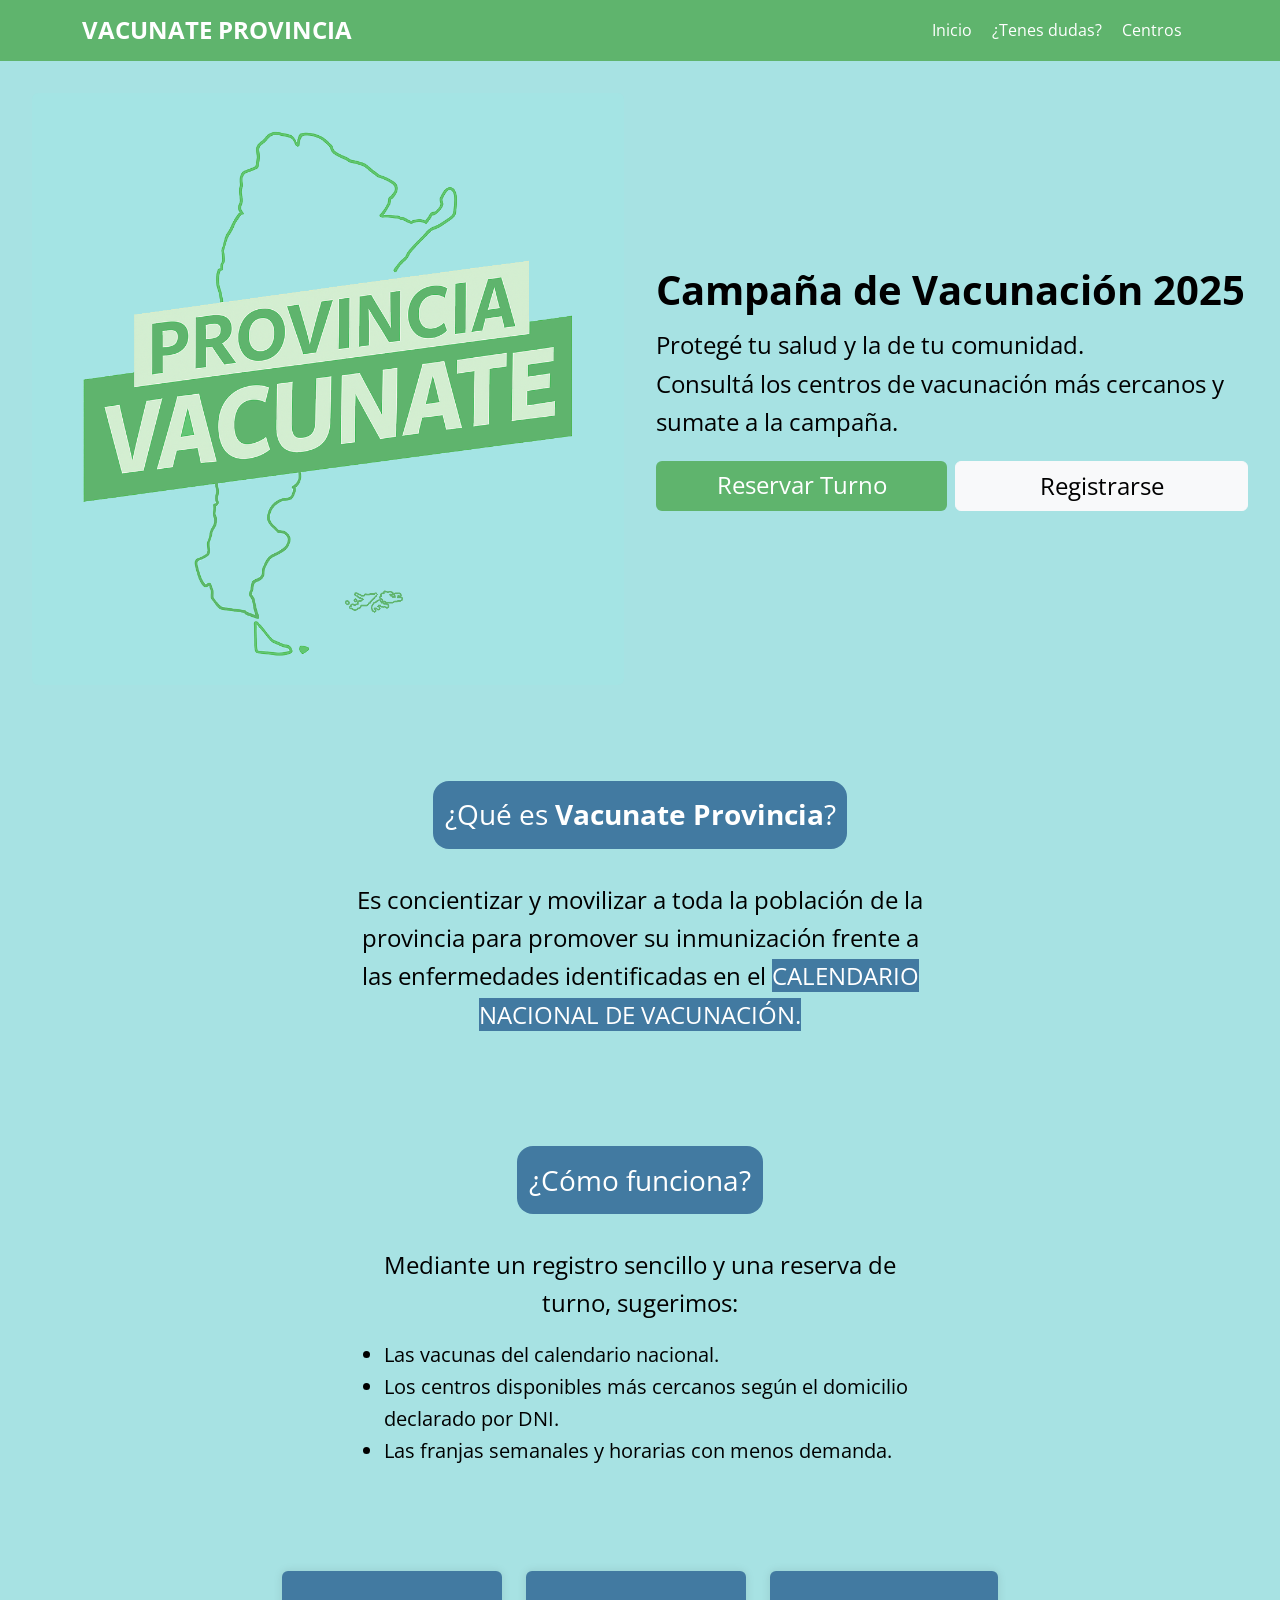
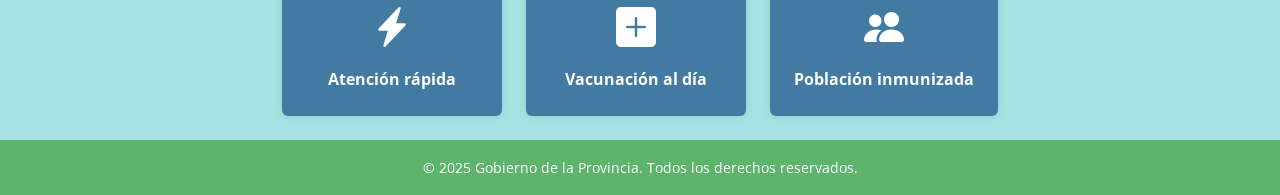
<file: index.html>
<!DOCTYPE html>
<html lang="es">

<head>
    <meta charset="UTF-8" />
    <meta name="viewport" content="width=device-width, initial-scale=1.0" />
    <title>Campaña de Vacunación Provincial</title>
    <link href="https://cdn.jsdelivr.net/npm/bootstrap@5.3.0/dist/css/bootstrap.min.css" rel="stylesheet" />
    <link href="https://fonts.googleapis.com/css2?family=Open+Sans&display=swap" rel="stylesheet">
    <script src="https://cdn.jsdelivr.net/npm/bootstrap@5.2.3/dist/js/bootstrap.bundle.min.js"></script>
    <link href="https://cdn.jsdelivr.net/npm/bootstrap-icons@1.10.5/font/bootstrap-icons.css" rel="stylesheet" />
    <link href="./estilos/indice.css" rel="stylesheet" />
</head>

<body>
    <header class="py-3">
        <div class="container d-flex justify-content-between align-items-center">
            <h4 class="m-0 fw-bold">VACUNATE PROVINCIA</h4>
            <nav>
                <a href="index.html" class="text-white text-decoration-none me-3">Inicio</a>
                <a href="./paginas/preguntasFrecuentes.html" class="text-white text-decoration-none me-3">¿Tenes dudas?</a>
                <a href="./paginas/centros.html" class="text-white text-decoration-none me-3">Centros</a>
            </nav>
        </div>
    </header>

    <main class="content d-flex flex-column" style="min-height: 60vh;">
        <section class="hero-container d-flex align-items-center justify-content-center">
            <div class="hero-img">
                <img src="./img/logo.png" alt="Logo Provincia Vacunate" class="img-fluid rounded logo">
            </div>
            <div class="hero-text d-flex flex-column gap-1">
                <h1 class="campaña-2025 fs-1">Campaña de Vacunación 2025</h1>
                <p class="fs-4">Protegé tu salud y la de tu comunidad.<br>Consultá los centros de vacunación más cercanos y sumate a la
                    campaña.</p>
                <div class="d-flex gap-2 justify-btn">
                    <a href="login.html" class="btn btn-custom w-100 fs-4">Reservar Turno</a>
                    <a href="./registro-inicial.html" class="btn btn-light w-100 fs-4">Registrarse</a>
                </div>
            </div>
        </section>
        <section class="hero-container d-flex flex-column align-items-center justify-content-center estilo-extra estilo-media">
            <div class="estilo-div-pregunta fs-3">¿Qué es <strong>Vacunate Provincia</strong>?</div>
            <div>
                <p class="text-center fs-4">Es concientizar y movilizar a toda la población de la provincia para promover su inmunización frente
                    a las enfermedades identificadas en el <a href="https://www.argentina.gob.ar/sites/default/files/2025-01-v2-calendario-nacional-vacunacion.pdf" class="btn-custom1" style="text-decoration: none;">CALENDARIO NACIONAL DE VACUNACIÓN.</a></p>
            </div>
        </section>

        <section class="hero-container d-flex flex-column align-items-center justify-content-center estilo-extra estilo-media">
            <div class="estilo-div-pregunta fs-3 back-informativo">¿Cómo funciona?</div>
            <div>
                <p class="text-center fs-4">Mediante un registro sencillo y una reserva de turno, sugerimos:</p>
                <ul class="fs-5">
                    <li>Las vacunas del calendario nacional.</li>
                    <li>Los centros disponibles más cercanos según el domicilio declarado por DNI.</li>
                    <li>Las franjas semanales y horarias con menos demanda.</li>
                </ul>
            </div>
        </section>

        <!-- ÍCONOS DE BENEFICIOS -->
        <section class="icon-section text-center py-4">
            <div class="d-flex justify-content-center gap-4 flex-wrap">
                <div class="icon-box bg-azul text-white text-center p-4 rounded">
                    <i class="bi bi-lightning-charge-fill fs-1 d-block mb-2"></i>
                    <strong>Atención rápida</strong>
                </div>
                <div class="icon-box bg-azul text-white text-center p-4 rounded">
                    <i class="bi bi-plus-square-fill fs-1 d-block mb-2"></i>
                    <strong>Vacunación al día</strong>
                </div>
                <div class="icon-box bg-azul text-white text-center p-4 rounded">
                    <i class="bi bi-people-fill fs-1 d-block mb-2"></i>
                    <strong>Población inmunizada</strong>
                </div>
            </div>
        </section>
    </main>
    <footer>
        <div class="container">
            <p class="mb-0">© 2025 Gobierno de la Provincia. Todos los derechos reservados.</p>
        </div>
    </footer>


    <script src="https://cdn.jsdelivr.net/npm/bootstrap@5.3.0/dist/js/bootstrap.bundle.min.js"></script>
</body>

</html>
</file>
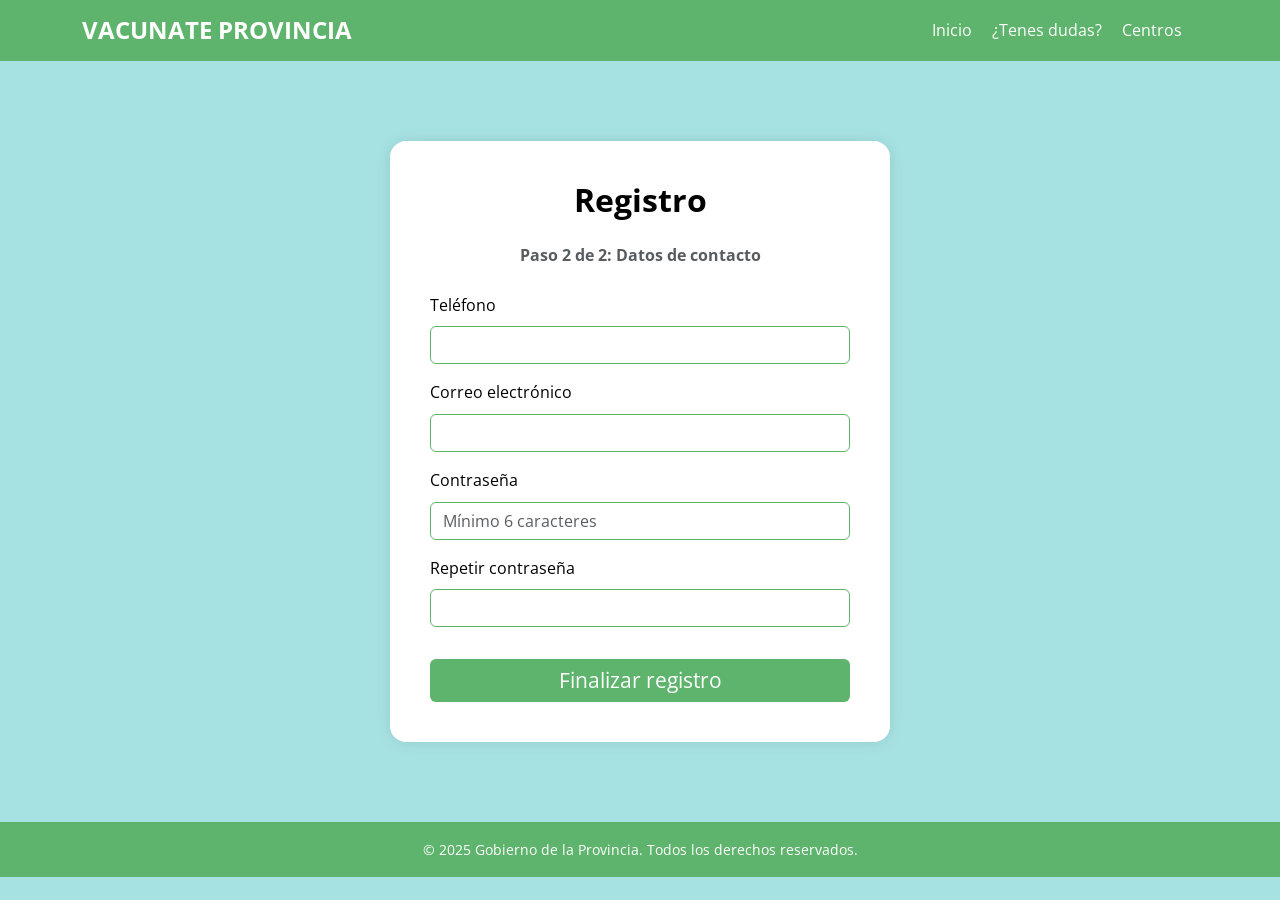
<file: datos-contacto.html>
<!DOCTYPE html>
<html lang="es">
<head>
  <meta charset="UTF-8" />
  <meta name="viewport" content="width=device-width, initial-scale=1.0" />
  <title>Registro - Datos de contacto</title>
  <link href="https://cdn.jsdelivr.net/npm/bootstrap@5.3.3/dist/css/bootstrap.min.css" rel="stylesheet" />
  <link href="https://fonts.googleapis.com/css2?family=Open+Sans&display=swap" rel="stylesheet">
  <link rel="stylesheet" href="estilos/indice.css">
</head>

<body>
  <header class="py-3">
    <div class="container d-flex justify-content-between align-items-center">
        <h4 class="m-0 fw-bold">VACUNATE PROVINCIA</h4>
        <nav>
            <a href="index.html" class="text-white text-decoration-none me-3">Inicio</a>
            <a href="./paginas/preguntasFrecuentes.html" class="text-white text-decoration-none me-3">¿Tenes dudas?</a>
            <a href="./paginas/centros.html" class="text-white text-decoration-none me-3">Centros</a>
        </nav>
    </div>
  </header>

  <main>
    <section class="form-container">
      <h2 class="text-center mb-4 fw-bold">Registro</h2>
      <p class="text-center text-muted mb-4 fw-bold">Paso 2 de 2: Datos de contacto</p>

      <form action="./paginas/registro-completado.html" method="GET" novalidate>
        <div class="mb-3">
          <label for="telefono" class="form-label">Teléfono</label>
          <input type="tel" class="form-control" id="telefono" name="telefono"/>
          <div class="invalid-feedback">Ingresá un número válido.</div>
        </div>

        <div class="mb-3">
          <label for="email" class="form-label">Correo electrónico</label>
          <input type="email" class="form-control" id="email" name="email"/>
          <div class="invalid-feedback">Ingresá un email válido.</div>
        </div>

        <div class="mb-3">
          <label for="password" class="form-label">Contraseña</label>
          <input type="password" class="form-control" id="password" name="password" placeholder="Mínimo 6 caracteres" />
          <div class="invalid-feedback">La contraseña debe tener al menos 6 caracteres.</div>
        </div>

        <div class="mb-3">
          <label for="passwordconfirm" class="form-label">Repetir contraseña</label>
          <input type="password" class="form-control" id="passwordconfirm" name="passwordconfirm"/>
          <div class="invalid-feedback">Repetí la contraseña correctamente.</div>
        </div>

        <button type="submit" class="btn btn-custom w-100 mt-3">Finalizar registro</button>
      </form>
    </section>
  </main>

  <footer>
    <div class="container text-center">
      <p class="mb-0">© 2025 Gobierno de la Provincia. Todos los derechos reservados.</p>
    </div>
  </footer>

  <script src="https://cdn.jsdelivr.net/npm/bootstrap@5.3.3/dist/js/bootstrap.bundle.min.js"></script>
  <script>
    // Validación visual del formulario
    (() => {
      const form = document.querySelector("form");
      form.addEventListener("submit", event => {
        if (!form.checkValidity()) {
          event.preventDefault();
          event.stopPropagation();
        }
        form.classList.add("was-validated");
      }, false);
    })();
  </script>
</body>
</html>
</file>
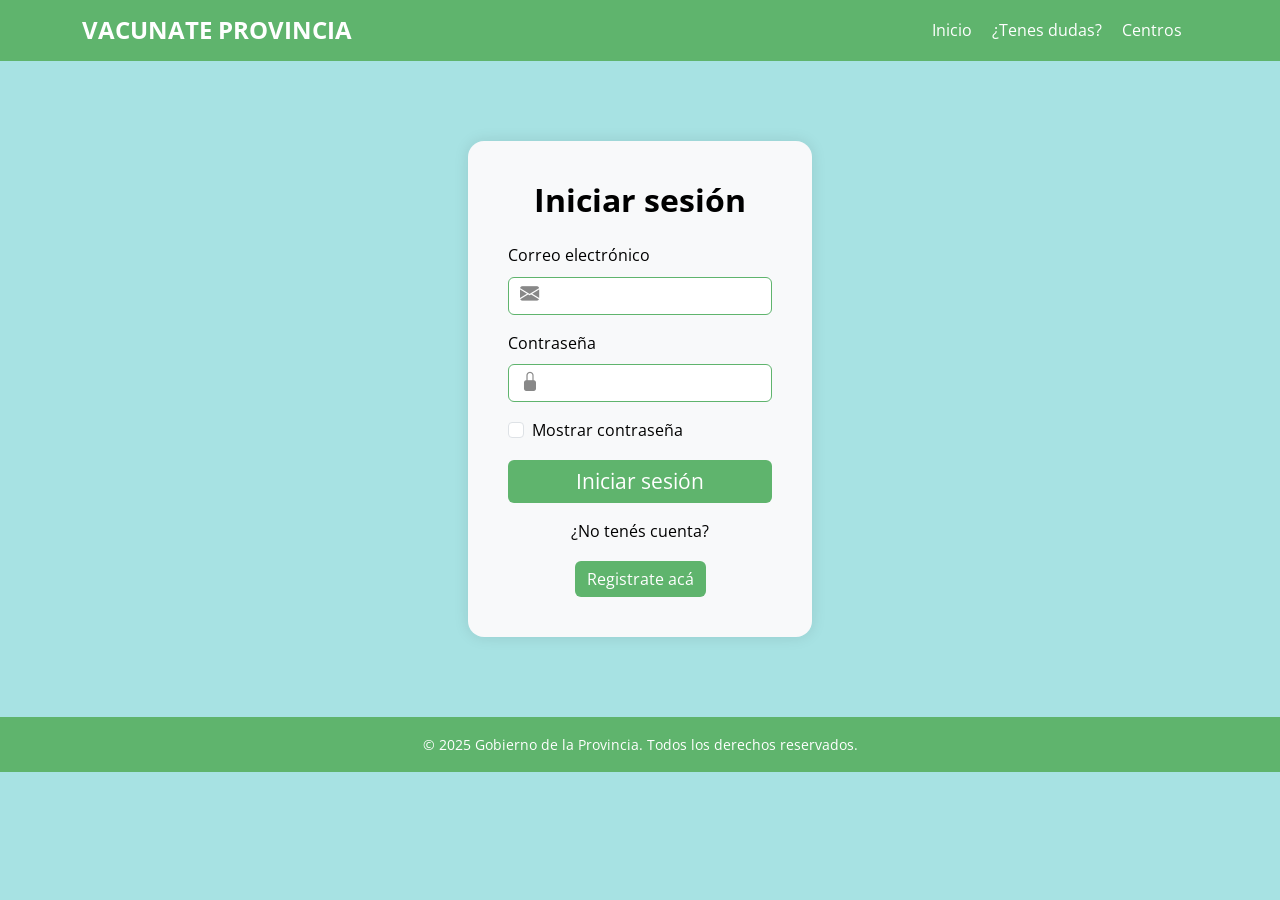
<file: login.html>
<!DOCTYPE html>
<html lang="es">
<head>
    <meta charset="UTF-8">
    <meta name="viewport" content="width=device-width, initial-scale=1">
    <title>Iniciar Sesión</title>
    <link href="https://cdn.jsdelivr.net/npm/bootstrap@5.3.3/dist/css/bootstrap.min.css" rel="stylesheet">
    <link href="https://cdn.jsdelivr.net/npm/bootstrap-icons@1.10.5/font/bootstrap-icons.css" rel="stylesheet">
    <link href="https://fonts.googleapis.com/css2?family=Open+Sans&display=swap" rel="stylesheet">
    <link href="estilos/indice.css" rel="stylesheet" />
</head>
<body>
    <header class="py-3">
        <div class="container d-flex justify-content-between align-items-center">
            <h4 class="m-0 fw-bold">VACUNATE PROVINCIA</h4>
            <nav>
              <a href="index.html" class="text-white text-decoration-none me-3">Inicio</a>
              <a href="./paginas/preguntasFrecuentes.html" class="text-white text-decoration-none me-3">¿Tenes dudas?</a>
              <a href="./paginas/centros.html" class="text-white text-decoration-none me-3">Centros</a>
            </nav>
        </div>
    </header>

    <main class="login-container">
        <h2 class="text-center mb-4 fw-bold">Iniciar sesión</h2>

        <form action="./paginas/reservarTurno.html" method="GET" novalidate>
        <div class="mb-3 position-relative">
            <label for="loginEmail" class="form-label">Correo electrónico</label>
            <i class="bi bi-envelope-fill form-icon"></i>
            <input type="email" class="form-control ps-5" id="loginEmail" name="email">
            <div class="invalid-feedback">Ingresá un correo válido.</div>
        </div>
        

        <div class="mb-3 position-relative">
            <label for="loginPassword" class="form-label">Contraseña</label>
            <i class="bi bi-lock-fill form-icon"></i>
            <input type="password" class="form-control form-control-with-icon" id="loginPassword" name="password">
            <div class="invalid-feedback">Ingresá al menos 6 caracteres.</div>
        </div>

        <div class="form-check mb-3">
            <input class="form-check-input" type="checkbox" id="showPassword">
            <label class="form-check-label" for="showPassword">Mostrar contraseña</label>
        </div>

        <button type="submit" class="btn btn-custom w-100">Iniciar sesión</button>

        <div class="text-center mt-3">
            <p class="fs-6">¿No tenés cuenta?</p> 
            <a href="./registro-inicial.html" class="btn btn-custom registrate-aca">Registrate acá</a>
        </div>
        </form>
    </main>
    <footer>
        <div class="container">
            <p class="mb-0">© 2025 Gobierno de la Provincia. Todos los derechos reservados.</p>
        </div>
    </footer>

  <script>
    // Mostrar u ocultar contraseña
    document.getElementById('showPassword').addEventListener('change', function () {
      const passwordField = document.getElementById('loginPassword');
      passwordField.type = this.checked ? 'text' : 'password';
    });

    // Validación visual del formulario (HTML5)
    (() => {
      const forms = document.querySelectorAll('form');
      Array.from(forms).forEach(form => {
        form.addEventListener('submit', event => {
          if (!form.checkValidity()) {
            event.preventDefault();
            event.stopPropagation();
          }
          form.classList.add('was-validated');
        }, false);
      });
    })();
  </script>

  <script src="https://cdn.jsdelivr.net/npm/bootstrap@5.3.3/dist/js/bootstrap.bundle.min.js"></script>
</body>
</html>
</file>
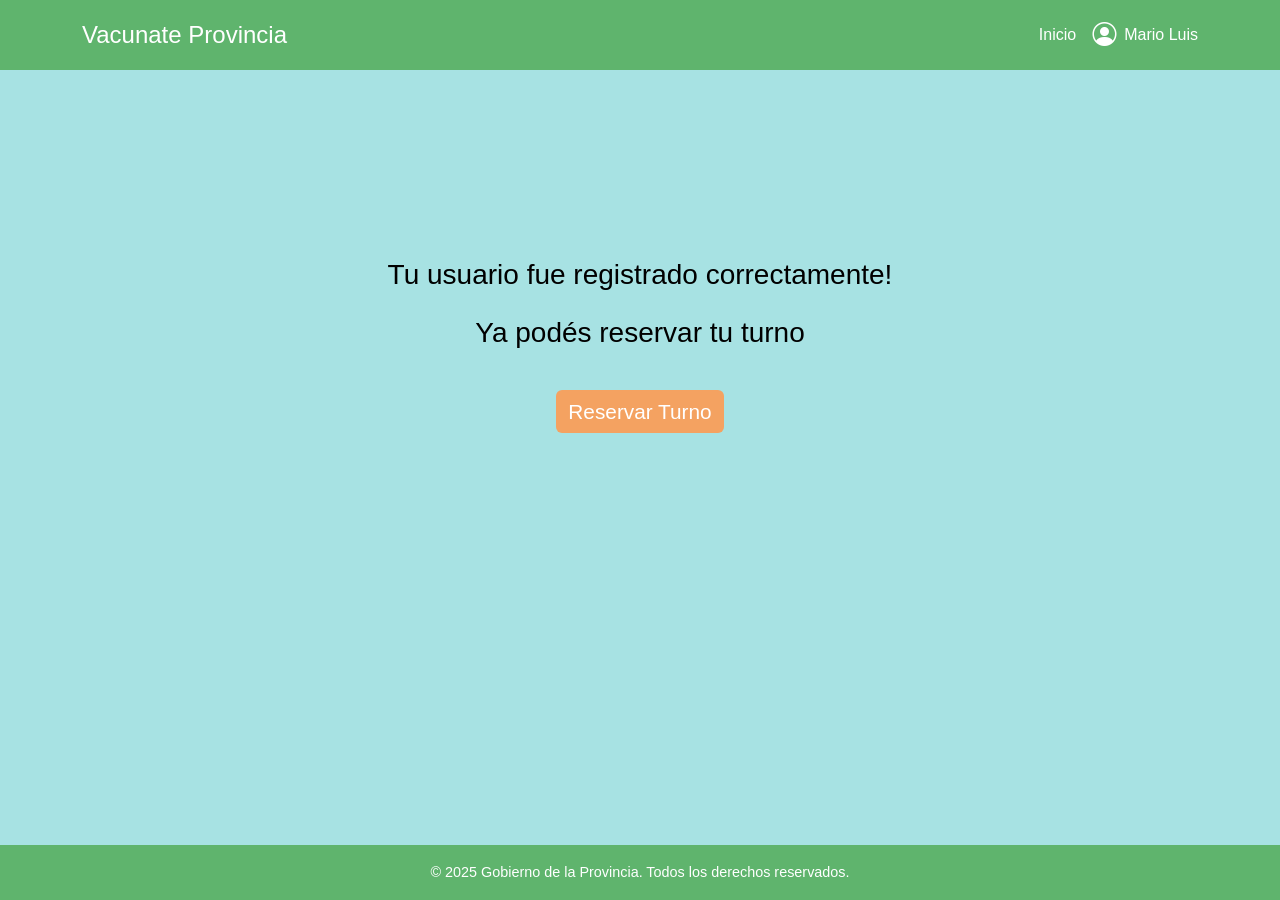
<file: registro-completado.html>
<!DOCTYPE html>
<html lang="es">

<head>
    <meta charset="UTF-8" />
    <meta name="viewport" content="width=device-width, initial-scale=1.0" />
    <title>Turno Confirmado - Vacunate Provincia</title>
    <link href="https://cdn.jsdelivr.net/npm/bootstrap@5.3.0/dist/css/bootstrap.min.css" rel="stylesheet" />
    <link href="https://cdn.jsdelivr.net/npm/bootstrap-icons@1.10.5/font/bootstrap-icons.css" rel="stylesheet" />

    <link href="./estilos/indice.css" rel="stylesheet" />
</head>

<body>
    <header class="py-3">
        <div class="container d-flex justify-content-between align-items-center">
            <h4 class="m-0">Vacunate Provincia</h4>
            <nav class="d-flex align-items-center">
                <a href="../index.html" class="text-white text-decoration-none me-3">Inicio</a>
                <a href="#" class="text-white text-decoration-none d-flex align-items-center">
                    <i class="bi bi-person-circle fs-4 me-2"></i>
                    <span class="d-none d-sm-inline">Mario Luis</span>
                </a>
            </nav>
        </div>
    </header>

    <main class="content d-flex justify-content-center align-items-center" style="min-height: 60vh;">
        <section class="hero w-100">
            <div class="container d-flex flex-column align-items-center py-4 borde-sombreado">
                <h2 class="text-center mb-4 fs-3">Tu usuario fue registrado correctamente!</h2>
                <h2 class="text-center mb-4 fs-3">Ya podés reservar tu turno</h2>
                <div class="d-flex justify-content-end gap-2 mt-3">
                    <a href="./paginas/reservarTurno.html" class="btn btn-primary" >Reservar Turno</a>
                </div>

            </div>
        </section>
    </main>

    <footer class="py-3 mt-5">
        <div class="container text-center">
            <p class="mb-0">© 2025 Gobierno de la Provincia. Todos los derechos reservados.</p>
        </div>
    </footer>

    <script src="https://cdn.jsdelivr.net/npm/bootstrap@5.3.0/dist/js/bootstrap.bundle.min.js"></script>
</body>

</html>
</file>
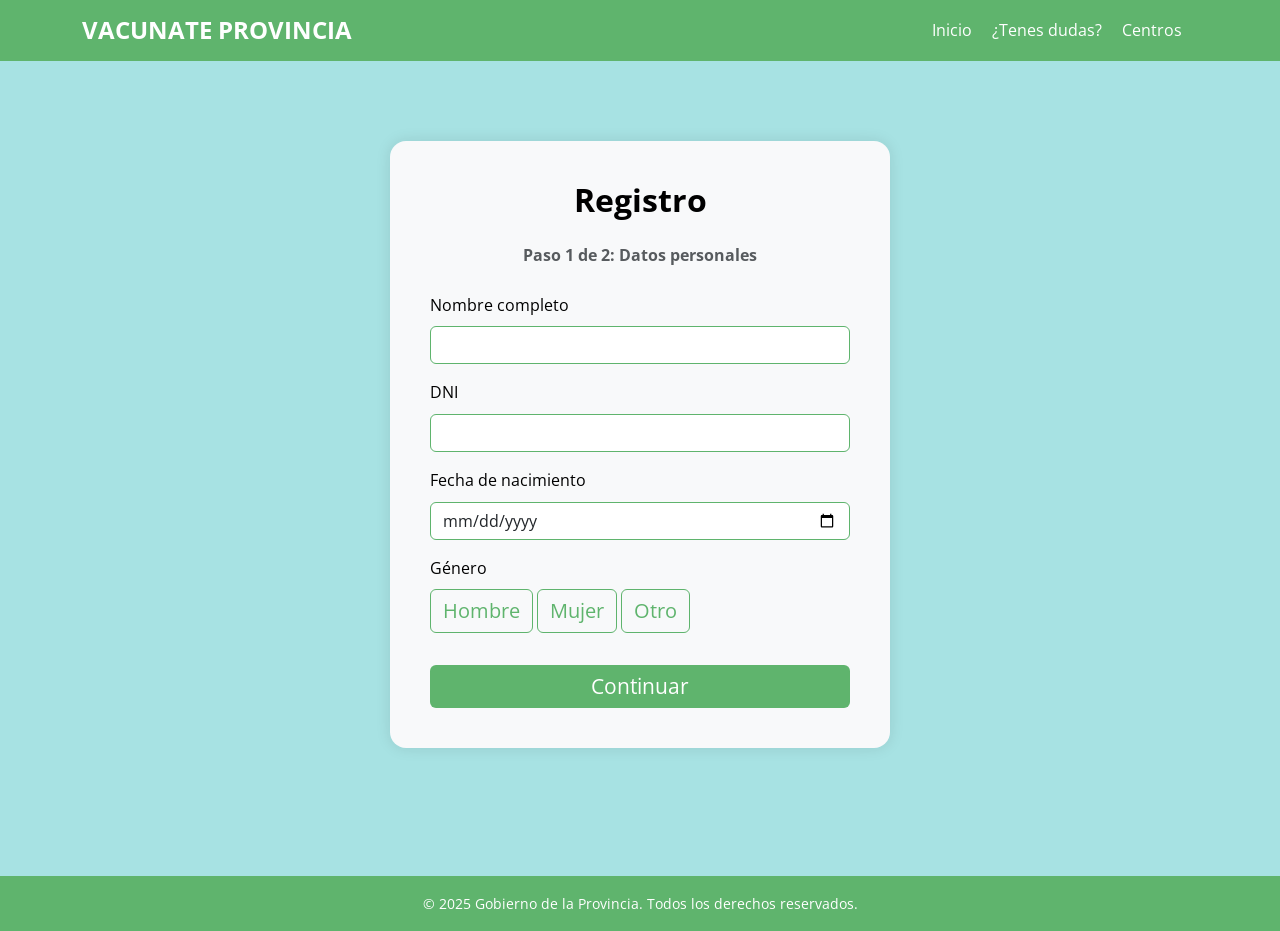
<file: registro-inicial.html>
<!DOCTYPE html>
<html lang="es">

<head>
    <meta charset="UTF-8" />
    <meta name="viewport" content="width=device-width, initial-scale=1.0" />
    <title>Registro - Vacunate Provincia</title>
    <link href="https://cdn.jsdelivr.net/npm/bootstrap@5.3.3/dist/css/bootstrap.min.css" rel="stylesheet" />
    <link href="https://fonts.googleapis.com/css2?family=Open+Sans&display=swap" rel="stylesheet">
    <link href="./estilos/indice.css" rel="stylesheet" />
</head>

<body>
  <header class="py-3">
    <div class="container d-flex justify-content-between align-items-center">
      <h4 class="m-0 fw-bold">VACUNATE PROVINCIA</h4>
      <nav>
        <a href="index.html" class="text-white text-decoration-none me-3">Inicio</a>
        <a href="./paginas/preguntasFrecuentes.html" class="text-white text-decoration-none me-3">¿Tenes dudas?</a>
        <a href="./paginas/centros.html" class="text-white text-decoration-none me-3">Centros</a>  
      </nav>
    </div>
  </header>

    <main>
    <section class="registro-container">
        <h2 class="text-center mb-4 fw-bold">Registro</h2>
        <p class="text-center text-muted mb-4 fw-bold">Paso 1 de 2: Datos personales</p>

      <form action="datos-contacto.html" method="GET" novalidate>
        <div class="mb-3">
          <label for="nombre" class="form-label">Nombre completo</label>
          <input type="text" class="form-control" id="nombre" name="nombre"/>
          <div class="invalid-feedback">Este campo es obligatorio.</div>
        </div>

        <div class="mb-3">
          <label for="dni" class="form-label">DNI</label>
          <input type="text" class="form-control" id="dni" name="dni"/>
          <div class="invalid-feedback">Ingresá un DNI válido.</div>
        </div>

        <div class="mb-3">
          <label for="fechaNacimiento" class="form-label">Fecha de nacimiento</label>
          <input type="date" class="form-control" id="fechaNacimiento" name="fechaNacimiento" />
          <div class="invalid-feedback">Seleccioná tu fecha de nacimiento.</div>
        </div>

        <div class="mb-3">
          <label class="form-label d-block">Género</label>

          <input type="radio" class="btn-check" name="genero" id="option1"/>
          <label class="btn btn-outline-genero fs-5" for="option1">Hombre</label>

          <input type="radio" class="btn-check" name="genero" id="option2" />
          <label class="btn btn-outline-genero fs-5" for="option2">Mujer</label>

          <input type="radio" class="btn-check" name="genero" id="option3" />
          <label class="btn btn-outline-genero fs-5" for="option3">Otro</label>
        </div>

        <button type="submit" class="btn btn-custom w-100 mt-3">Continuar</button>
      </form>
    </section>
  </main>

  <footer class="py-3 mt-5">
    <div class="container text-center">
      <p class="mb-0">© 2025 Gobierno de la Provincia. Todos los derechos reservados.</p>
    </div>
  </footer>

  <script src="https://cdn.jsdelivr.net/npm/bootstrap@5.3.3/dist/js/bootstrap.bundle.min.js"></script>
  <script>
    // Validación HTML5 visual
    (() => {
      const forms = document.querySelectorAll('form');
      Array.from(forms).forEach(form => {
        form.addEventListener('submit', event => {
          if (!form.checkValidity()) {
            event.preventDefault();
            event.stopPropagation();
          }
          form.classList.add('was-validated');
        }, false);
      });
    })();
  </script>
</body>

</html>
</file>
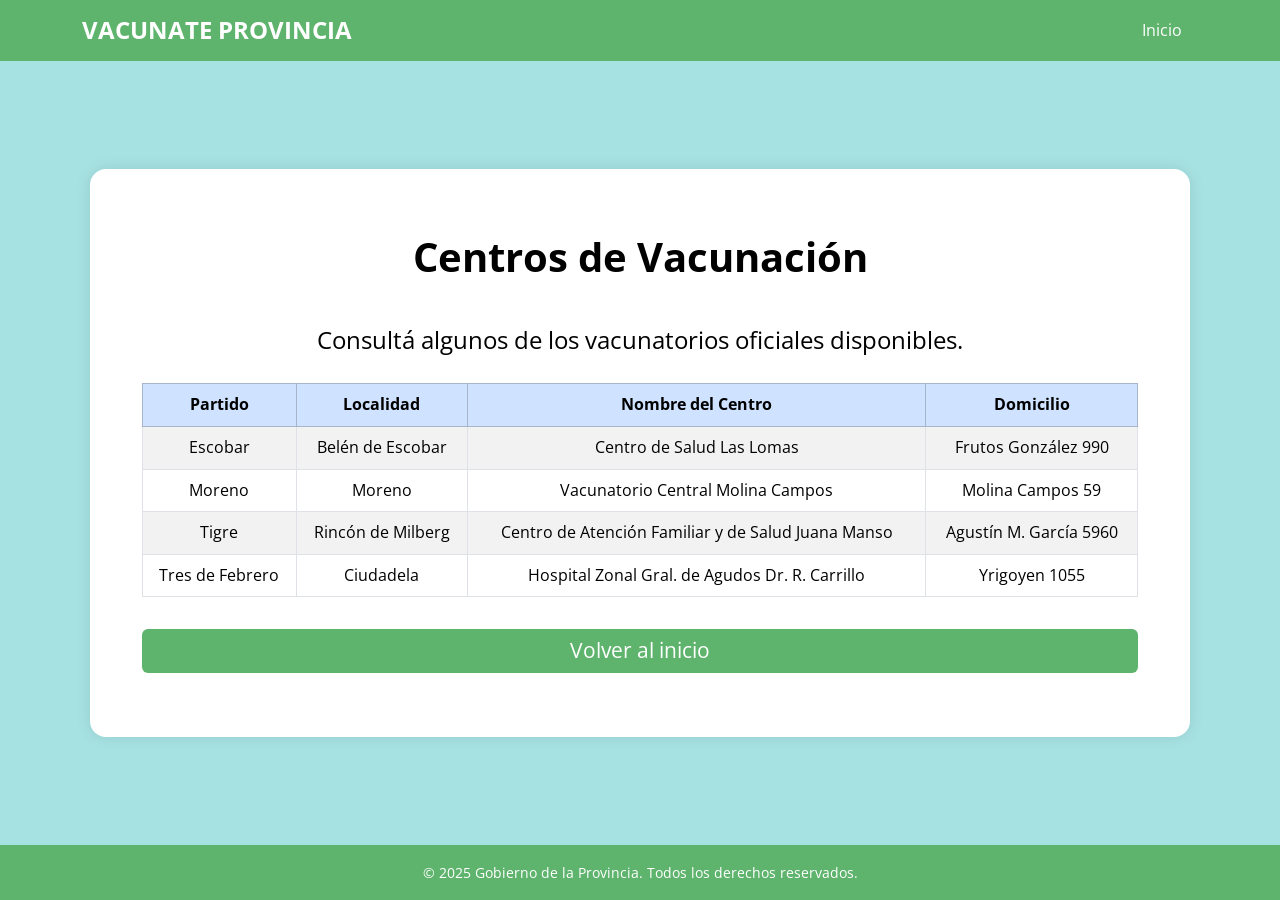
<file: paginas/centros.html>
<!DOCTYPE html>
<html lang="es">

<head>
    <meta charset="UTF-8" />
    <meta name="viewport" content="width=device-width, initial-scale=1.0" />
    <title>Campaña de Vacunación Provincial</title>
    <link href="https://cdn.jsdelivr.net/npm/bootstrap@5.3.0/dist/css/bootstrap.min.css" rel="stylesheet" />
    <link href="https://fonts.googleapis.com/css2?family=Open+Sans&display=swap" rel="stylesheet">
    <script src="https://cdn.jsdelivr.net/npm/bootstrap@5.2.3/dist/js/bootstrap.bundle.min.js"></script>
    <link href="../estilos/indice.css" rel="stylesheet" />
</head>

<body>
    <header class="py-3">
        <div class="container d-flex justify-content-between align-items-center">
            <h4 class="m-0 fw-bold">VACUNATE PROVINCIA</h4>
            <nav>
                <a href="../index.html" class="text-white text-decoration-none me-3">Inicio</a>
            </nav>
        </div>
    </header>

    <main class="content d-flex justify-content-center align-items-center py-4">
        <section class="hero w-100 reservar-turno">
            <div class="container d-flex flex-column align-items-center py-4">
                <h2 class="text-center fw-bold fs-1 mb-4">
                    Centros de Vacunación
                </h2>
                <p class="text-center fs-4 mb-4">
                    Consultá algunos de los vacunatorios oficiales disponibles.
                </p>

                <div class="table-responsive w-100">
                    <table class="table table-striped table-bordered text-center">
                        <thead class="table-primary">
                            <tr>
                                <th>Partido</th>
                                <th>Localidad</th>
                                <th>Nombre del Centro</th>
                                <th>Domicilio</th>
                            </tr>
                        </thead>
                        <tbody>
                            <tr>
                                <td>Escobar</td>
                                <td>Belén de Escobar</td>
                                <td>Centro de Salud Las Lomas</td>
                                <td>Frutos González 990</td>
                            </tr>
                            <tr>
                                <td>Moreno</td>
                                <td>Moreno</td>
                                <td>Vacunatorio Central Molina Campos</td>
                                <td>Molina Campos 59</td>
                            </tr>
                            <tr>
                                <td>Tigre</td>
                                <td>Rincón de Milberg</td>
                                <td>Centro de Atención Familiar y de Salud Juana Manso</td>
                                <td>Agustín M. García 5960</td>
                            </tr>
                            <tr>
                                <td>Tres de Febrero</td>
                                <td>Ciudadela</td>
                                <td>Hospital Zonal Gral. de Agudos Dr. R. Carrillo</td>
                                <td>Yrigoyen 1055</td>
                            </tr>
                        </tbody>
                    </table>
                </div>
                <a href="../index.html" class="btn btn-custom w-100 mt-3">Volver al inicio</a>
            </div>
        </section>
    </main>

    <footer>
        <div class="container">
            <p class="mb-0">© 2025 Gobierno de la Provincia. Todos los derechos reservados.</p>
        </div>
    </footer>


    <script src="https://cdn.jsdelivr.net/npm/bootstrap@5.3.0/dist/js/bootstrap.bundle.min.js"></script>
</body>

</html>
</file>
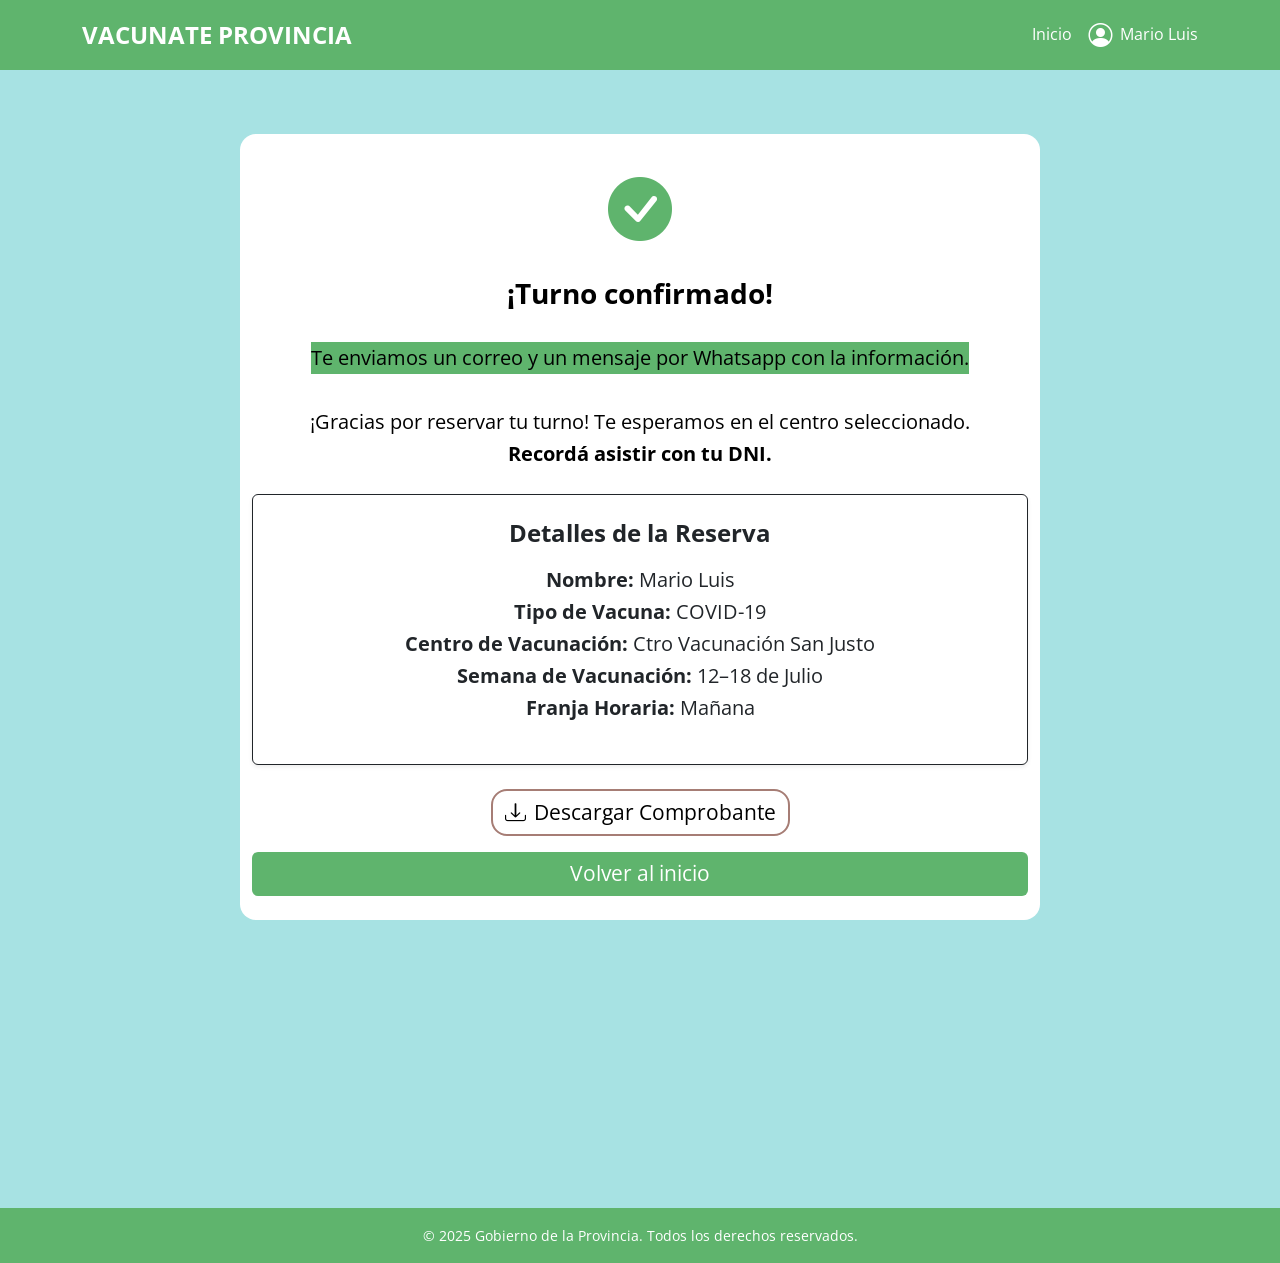
<file: paginas/confirmarTurno.html>
<!DOCTYPE html>
<html lang="es">

<head>
    <meta charset="UTF-8" />
    <meta name="viewport" content="width=device-width, initial-scale=1.0" />
    <title>Turno Confirmado - Vacunate Provincia</title>
    <link href="https://cdn.jsdelivr.net/npm/bootstrap@5.3.0/dist/css/bootstrap.min.css" rel="stylesheet" />
    <link href="https://cdn.jsdelivr.net/npm/bootstrap-icons@1.10.5/font/bootstrap-icons.css" rel="stylesheet" />
    <link href="https://fonts.googleapis.com/css2?family=Open+Sans&display=swap" rel="stylesheet">
    <link href="../estilos/indice.css" rel="stylesheet" />
</head>

<body>
    <header class="py-3">
        <div class="container d-flex justify-content-between align-items-center">
            <h4 class="m-0 fw-bold">VACUNATE PROVINCIA</h4>
            <nav class="d-flex align-items-center">
                <a href="../paginas/indexSesionIniciada.html" class="text-white text-decoration-none me-3">Inicio</a>
                <a href="./indexSesionIniciada.html" class="text-white text-decoration-none d-flex align-items-center">
                    <i class="bi bi-person-circle fs-4 me-2"></i>
                    <span class="d-none d-sm-inline">Mario Luis</span>
                </a>
            </nav>
        </div>
    </header>

    <main class="content d-flex justify-content-center align-items-center" style="min-height: 60vh;">
  <section class="hero w-100">
    <div class="container-fluid d-flex flex-column align-items-center py-4 borde-sombreado confirmar-turno">

      <!-- Icono superior -->
      <div class="mb-3 icono" aria-label="Turno confirmado" role="img">
        <i class="bi bi-check-circle-fill"></i>
      </div>

      <!-- Título -->
      <h2 class="text-center mb-3 fs-3 fw-bold">¡Turno confirmado!</h2>
      <p class="fs-5 descatar">Te enviamos un correo y un mensaje por Whatsapp con la información.</p>

      <!-- Subtítulo o mensaje adicional -->
      <p class="text-center mb-4 fs-5">
        ¡Gracias por reservar tu turno! Te esperamos en el centro seleccionado.<br>
        <strong>Recordá asistir con tu DNI.</strong>
      </p>

      <!-- Tarjeta de datos -->
      <div class="card w-100 w-md-75 p-4 border border-dark shadow-sm mb-4">
        <h5 class="mb-3 fs-4 fw-bold">Detalles de la Reserva</h5>
        <ul class="list-unstyled fs-5">
          <li><strong>Nombre:</strong> Mario Luis</li>
          <li><strong>Tipo de Vacuna:</strong> COVID-19</li>
          <li><strong>Centro de Vacunación:</strong> Ctro Vacunación San Justo</li>
          <li><strong>Semana de Vacunación:</strong> 12–18 de Julio</li>
          <li><strong>Franja Horaria:</strong> Mañana</li>
        </ul>
      </div>

      <!-- Botones de acción -->
      <div class="d-flex flex-column flex-md-row justify-content-center gap-3 w-100">
        <a href="#" class="btn btn-outline-color2 d-flex align-items-center justify-content-center">
          <i class="bi bi-download me-2"></i> Descargar Comprobante
        </a>
      </div>
      <a href="./indexSesionIniciada.html" class="btn btn-custom w-100 mt-3">Volver al inicio</a>
    </div>
  </section>
</main>

    <footer class="py-3 mt-5">
        <div class="container text-center">
            <p class="mb-0">© 2025 Gobierno de la Provincia. Todos los derechos reservados.</p>
        </div>
    </footer>

    <script src="https://cdn.jsdelivr.net/npm/bootstrap@5.3.0/dist/js/bootstrap.bundle.min.js"></script>
</body>

</html>
</file>
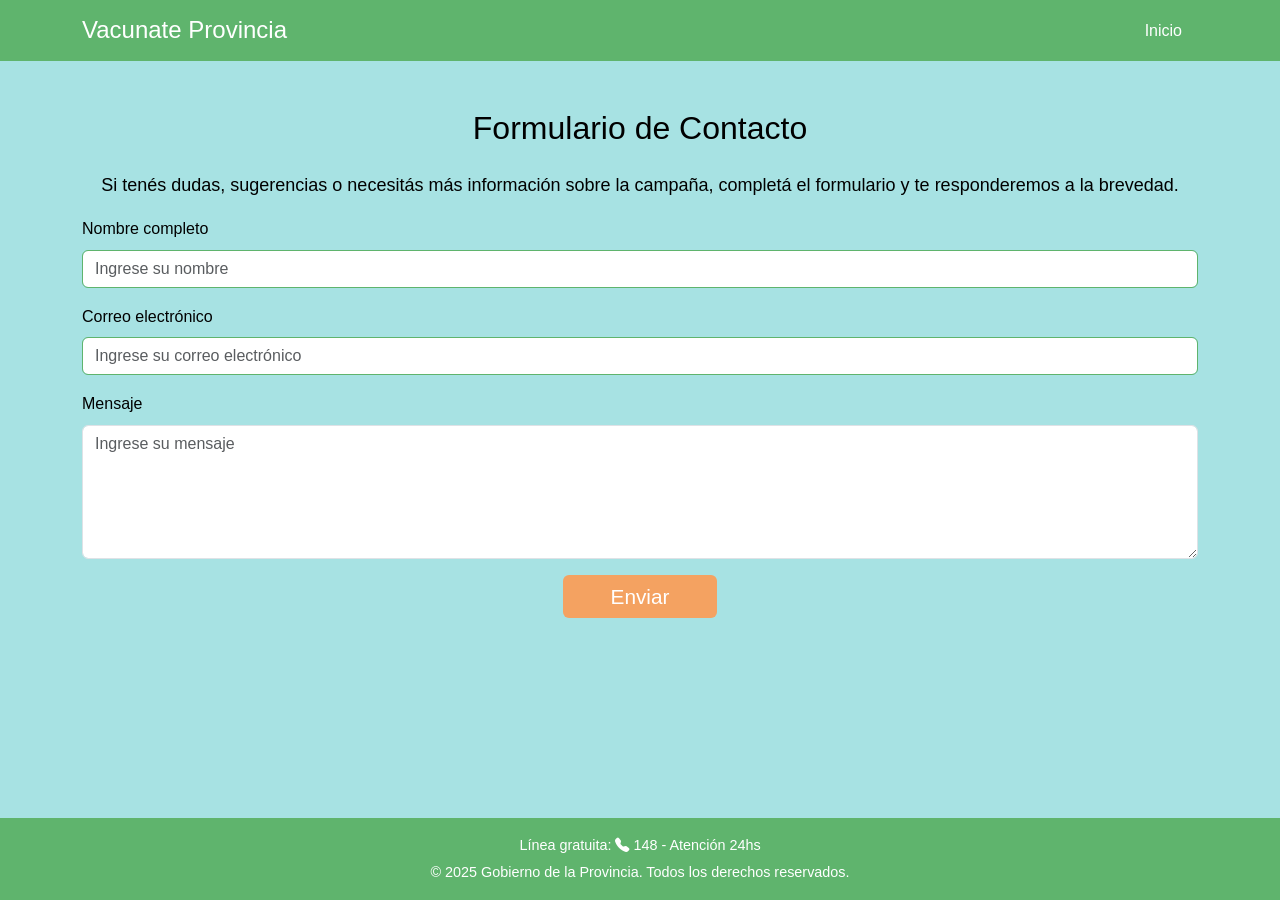
<file: paginas/contacto.html>
<!DOCTYPE html>
<html lang="es">
    <head>
        <meta charset="UTF-8" />
        <meta name="viewport" content="width=device-width, initial-scale=1.0" />
        <title>Campaña de Vacunación Provincial</title>
        <link
            href="https://cdn.jsdelivr.net/npm/bootstrap@5.3.0/dist/css/bootstrap.min.css"
            rel="stylesheet"
        />
        <link
            rel="stylesheet"
            href="https://cdn.jsdelivr.net/npm/bootstrap-icons@1.10.5/font/bootstrap-icons.css"
        />
        <link href="../estilos/indice.css" rel="stylesheet" />
    </head>

    <body class="d-flex flex-column min-vh-100">
        <header class="py-3">
            <div class="container d-flex justify-content-between align-items-center">
                <h4 class="m-0">Vacunate Provincia</h4>
                <nav>
                    <a href="/index.html" class="text-white text-decoration-none me-3">Inicio</a>
                </nav>
            </div>
        </header>

        <main class="py-5 flex-grow-1">
            <div class="container">
                <h2 class="mb-4 text-center">Formulario de Contacto</h2>
                <p class="text-center agrandar-fuente">
                    Si tenés dudas, sugerencias o necesitás más información sobre la campaña,
                    completá el formulario y te responderemos a la brevedad.
                </p>

                <form class="row g-3 needs-validation" action="/paginas/contactoMensajeEnviado.html" method="get">
                    <div class="col-md-12">
                        <label for="nombre" class="form-label">Nombre completo</label>
                        <input
                            type="text"
                            class="form-control"
                            id="nombre"
                            placeholder="Ingrese su nombre"
                            required
                        />
                        <div class="invalid-feedback">Por favor, ingresá tu nombre.</div>
                    </div>

                    <div class="col-md-12">
                        <label for="correo" class="form-label">Correo electrónico</label>
                        <input
                            type="email"
                            class="form-control"
                            id="correo"
                            placeholder="Ingrese su correo electrónico"
                            required
                        />
                        <div class="invalid-feedback">Ingresá un correo válido.</div>
                    </div>

                    <div class="col-md-12">
                        <label for="mensaje" class="form-label">Mensaje</label>
                        <textarea
                            class="form-control"
                            id="mensaje"
                            rows="5"
                            placeholder="Ingrese su mensaje"
                            required
                        ></textarea>
                        <div class="invalid-feedback">Escribí tu mensaje.</div>
                    </div>

                    <div class="col-12 text-center">
                        <button type="submit" class="btn btn-primary px-5">Enviar</button>
                    </div>
                </form>
            </div>
        </main>

        <footer>
            <div class="container">
                <p class="mb-1">
                    Línea gratuita: <i class="bi bi-telephone-fill"></i> 148 - Atención 24hs
                </p>
                <p class="mb-0">© 2025 Gobierno de la Provincia. Todos los derechos reservados.</p>
            </div>
        </footer>

        <script src="https://cdn.jsdelivr.net/npm/bootstrap@5.3.0/dist/js/bootstrap.bundle.min.js"></script>
    </body>
</html>
</file>
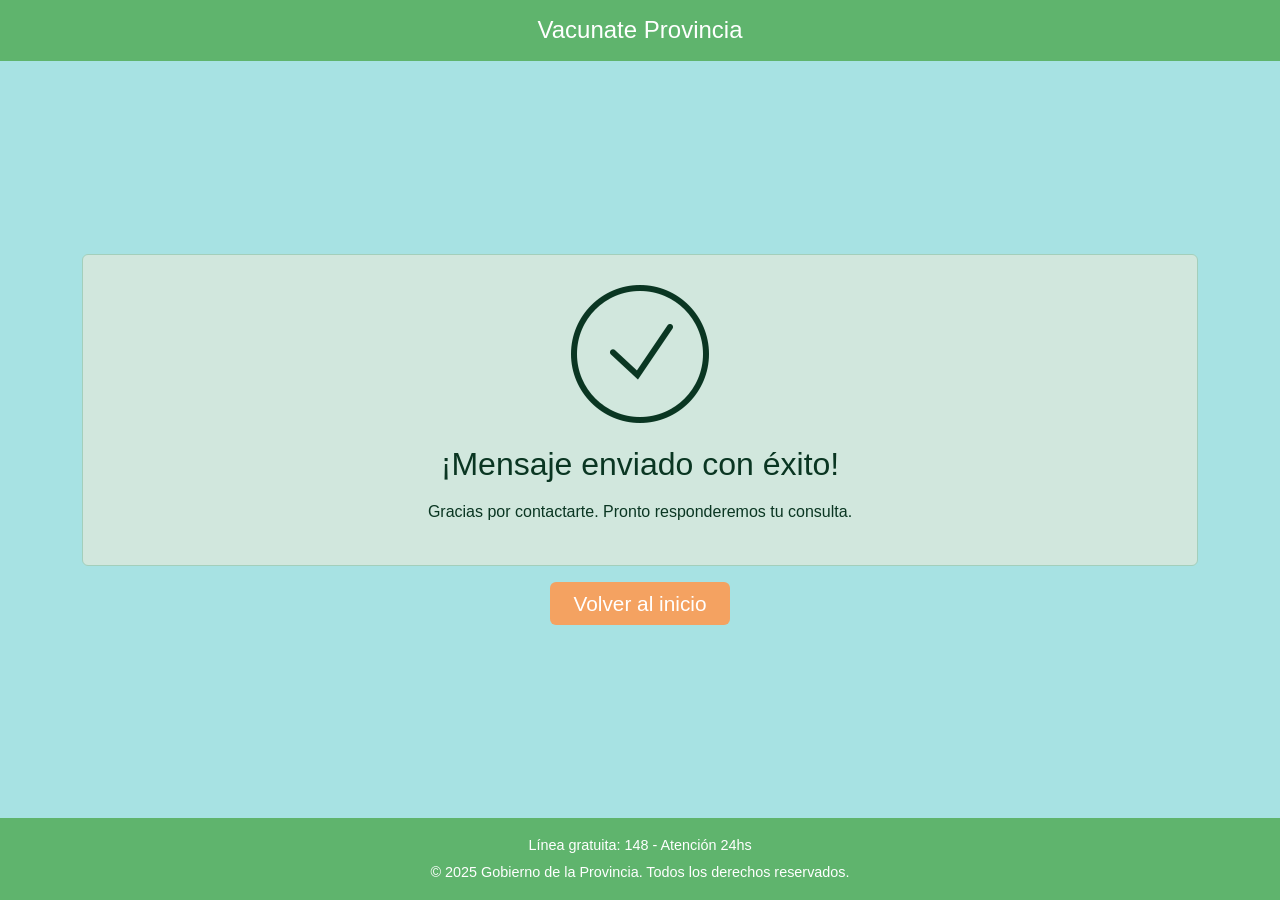
<file: paginas/contactoMensajeEnviado.html>
<!DOCTYPE html>
<html lang="es">
    <head>
        <meta charset="UTF-8" />
        <meta name="viewport" content="width=device-width, initial-scale=1.0" />
        <title>Mensaje Enviado</title>
        <link
            href="https://cdn.jsdelivr.net/npm/bootstrap@5.3.0/dist/css/bootstrap.min.css"
            rel="stylesheet"
        />
        <link href="../estilos/indice.css" rel="stylesheet" />
    </head>
    <body class="d-flex flex-column min-vh-100">
        <header class="py-3">
            <div class="container text-center">
                <h4 class="m-0">Vacunate Provincia</h4>
            </div>
        </header>
        <main class="flex-grow-1 d-flex align-items-center justify-content-center">
            <div class="container text-center">
                <div class="alert alert-success py-4">
                    <img src="../img/icons8-aprobado-150.png" alt="Aprobado" class="mb-3" />
                    <h2 class="mb-3">¡Mensaje enviado con éxito!</h2>
                    <p>Gracias por contactarte. Pronto responderemos tu consulta.</p>
                </div>
                <a href="../index.html" class="btn btn-primary px-4">Volver al inicio</a>
            </div>
        </main>

        <footer>
            <div class="container">
                <p class="mb-1">
                    Línea gratuita: <i class="bi bi-telephone-fill"></i> 148 - Atención 24hs
                </p>
                <p class="mb-0">© 2025 Gobierno de la Provincia. Todos los derechos reservados.</p>
            </div>
        </footer>

        <script src="https://cdn.jsdelivr.net/npm/bootstrap@5.3.0/dist/js/bootstrap.bundle.min.js"></script>
    </body>
</html>
</file>
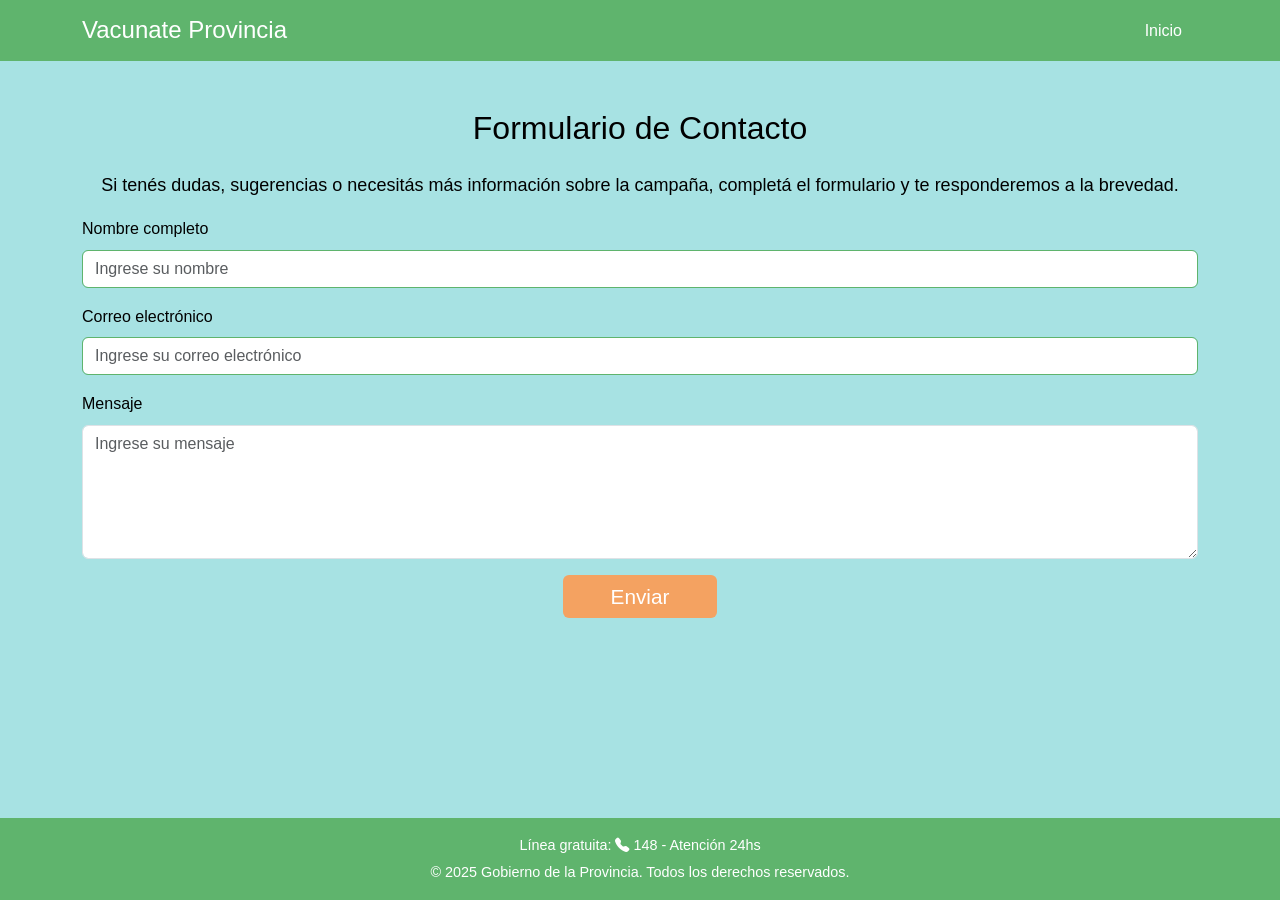
<file: paginas/contactos.html>
<!DOCTYPE html>
<html lang="es">
    <head>
        <meta charset="UTF-8" />
        <meta name="viewport" content="width=device-width, initial-scale=1.0" />
        <title>Campaña de Vacunación Provincial</title>
        <link
            href="https://cdn.jsdelivr.net/npm/bootstrap@5.3.0/dist/css/bootstrap.min.css"
            rel="stylesheet"
        />
        <link
            rel="stylesheet"
            href="https://cdn.jsdelivr.net/npm/bootstrap-icons@1.10.5/font/bootstrap-icons.css"
        />
        <link href="../estilos/indice.css" rel="stylesheet" />
    </head>

    <body class="d-flex flex-column min-vh-100">
        <header class="py-3">
            <div class="container d-flex justify-content-between align-items-center">
                <h4 class="m-0">Vacunate Provincia</h4>
                <nav>
                    <a href="/index.html" class="text-white text-decoration-none me-3">Inicio</a>
                </nav>
            </div>
        </header>

        <main class="py-5 flex-grow-1">
            <div class="container">
                <h2 class="mb-4 text-center">Formulario de Contacto</h2>
                <p class="text-center agrandar-fuente">
                    Si tenés dudas, sugerencias o necesitás más información sobre la campaña,
                    completá el formulario y te responderemos a la brevedad.
                </p>

                <form class="row g-3 needs-validation" novalidate>
                    <div class="col-md-12">
                        <label for="nombre" class="form-label">Nombre completo</label>
                        <input
                            type="text"
                            class="form-control"
                            id="nombre"
                            placeholder="Ingrese su nombre"
                            required
                        />
                        <div class="invalid-feedback">Por favor, ingresá tu nombre.</div>
                    </div>

                    <div class="col-md-12">
                        <label for="correo" class="form-label">Correo electrónico</label>
                        <input
                            type="email"
                            class="form-control"
                            id="correo"
                            placeholder="Ingrese su correo electrónico"
                            required
                        />
                        <div class="invalid-feedback">Ingresá un correo válido.</div>
                    </div>

                    <div class="col-md-12">
                        <label for="mensaje" class="form-label">Mensaje</label>
                        <textarea
                            class="form-control"
                            id="mensaje"
                            rows="5"
                            placeholder="Ingrese su mensaje"
                            required
                        ></textarea>
                        <div class="invalid-feedback">Escribí tu mensaje.</div>
                    </div>

                    <div class="col-12 text-center">
                        <button type="submit" class="btn btn-primary px-5">Enviar</button>
                    </div>
                </form>
            </div>
        </main>

        <footer>
            <div class="container">
                <p class="mb-1">
                    Línea gratuita: <i class="bi bi-telephone-fill"></i> 148 - Atención 24hs
                </p>
                <p class="mb-0">© 2025 Gobierno de la Provincia. Todos los derechos reservados.</p>
            </div>
        </footer>

        <script src="https://cdn.jsdelivr.net/npm/bootstrap@5.3.0/dist/js/bootstrap.bundle.min.js"></script>
    </body>
</html>
</file>
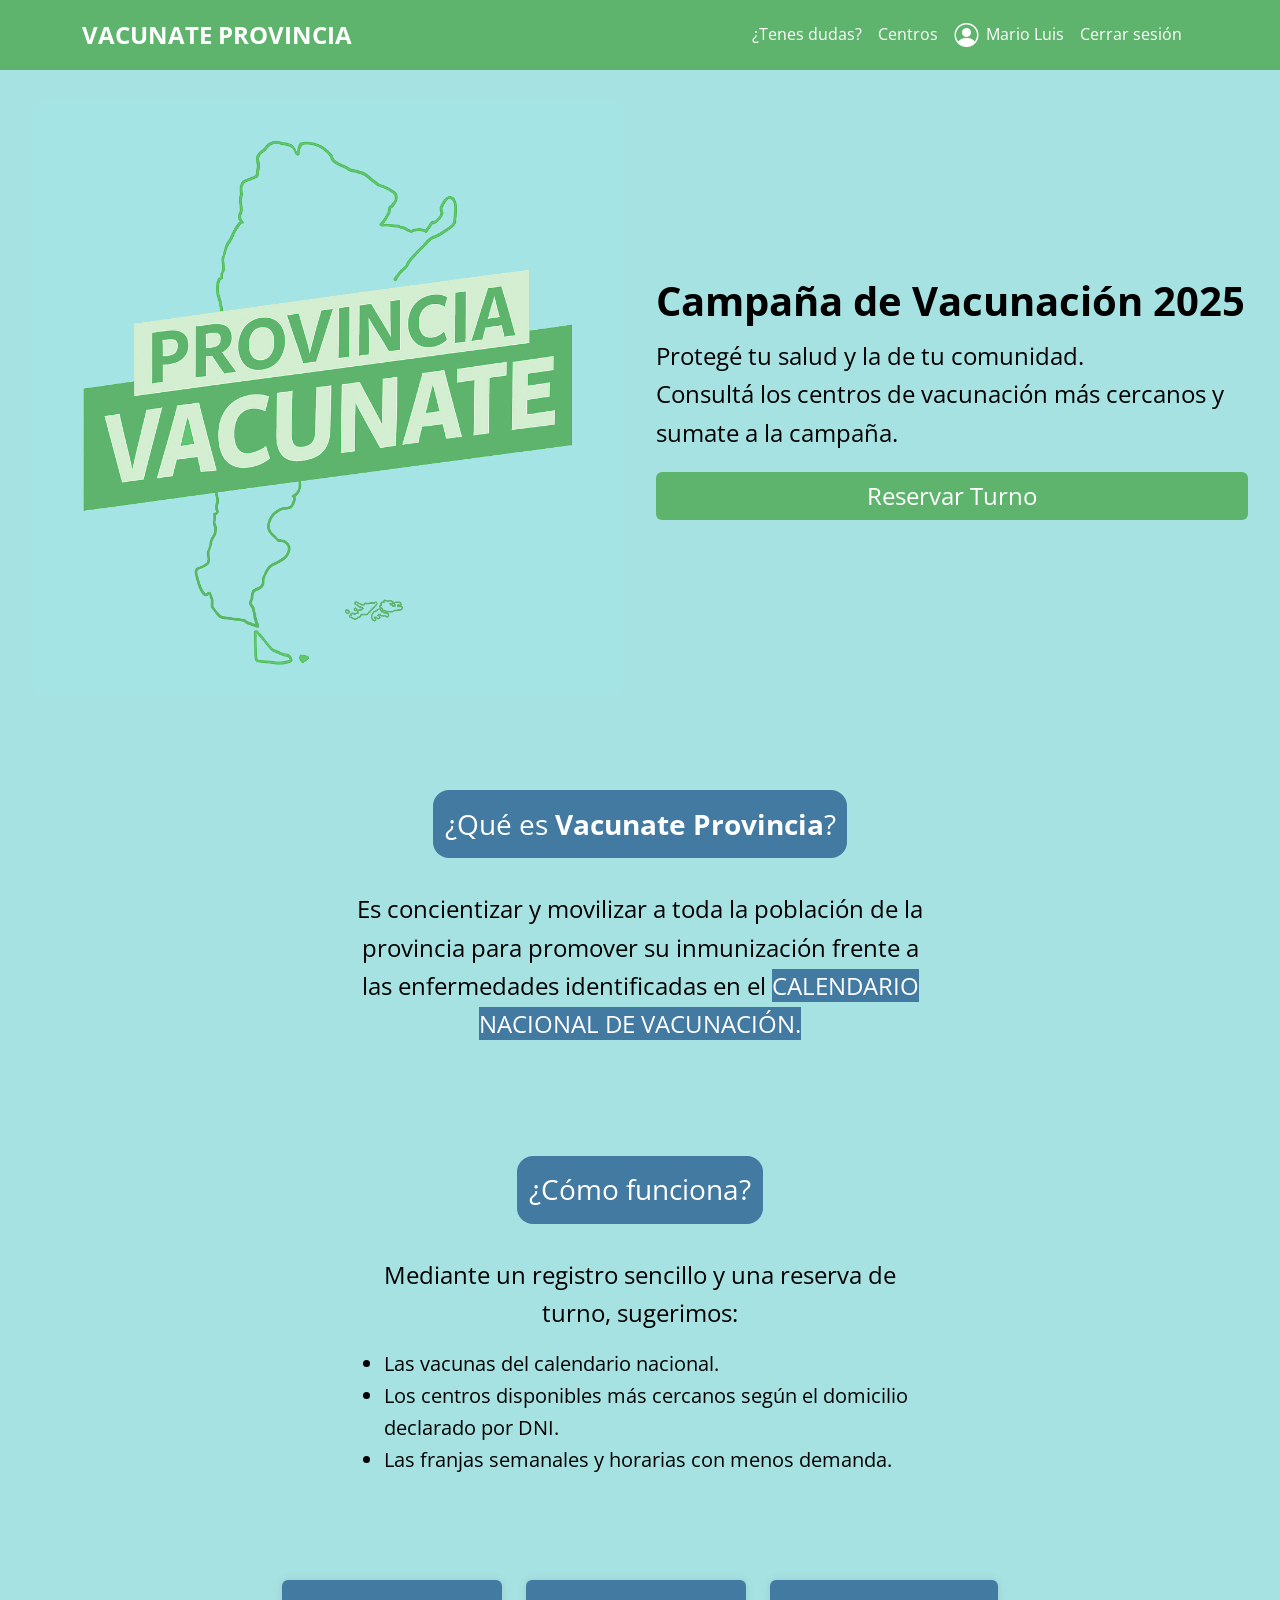
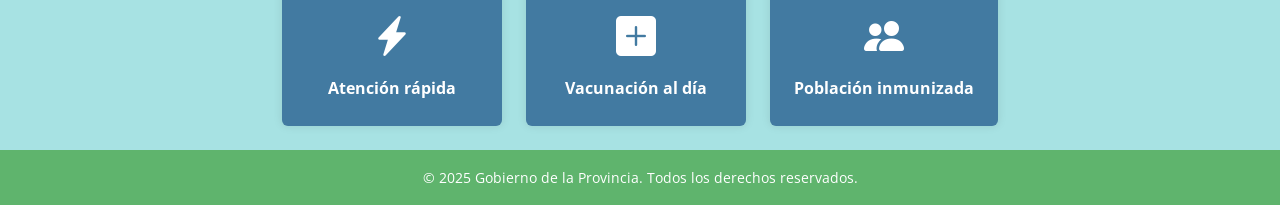
<file: paginas/indexSesionIniciada.html>
<!DOCTYPE html>
<html lang="es">

<head>
    <meta charset="UTF-8" />
    <meta name="viewport" content="width=device-width, initial-scale=1.0" />
    <title>Campaña de Vacunación Provincial</title>
    <link href="https://cdn.jsdelivr.net/npm/bootstrap@5.3.0/dist/css/bootstrap.min.css" rel="stylesheet" />
    <link href="https://fonts.googleapis.com/css2?family=Open+Sans&display=swap" rel="stylesheet">
    <link href="https://cdn.jsdelivr.net/npm/bootstrap-icons@1.10.5/font/bootstrap-icons.css" rel="stylesheet" />
    <link href="../estilos/indice.css" rel="stylesheet" />
</head>

<body>
    <header class="py-3">
        <div class="container d-flex justify-content-between align-items-center">
            <h4 class="m-0 fw-bold">VACUNATE PROVINCIA</h4>
            <nav class="d-flex align-items-center">
                <a href="./preguntasFrecuentes.html" class="text-white text-decoration-none me-3">¿Tenes dudas?</a>
                <a href="./centros.html" class="text-white text-decoration-none me-3">Centros</a>
                <a href="./indexSesionIniciada.html" class="text-white text-decoration-none d-flex align-items-center">
                    <i class="bi bi-person-circle fs-4 me-2"></i>
                    <span class="d-none d-sm-inline">Mario Luis</span>
                </a>
                <a class="text-white text-decoration-none d-flex align-items-center mx-3" href="../index.html"><span class="d-none d-sm-inline">Cerrar sesión</span></a>
            </nav>
        </div>
    </header>

    <main class="content d-flex flex-column" style="min-height: 60vh;">
        <section class="hero-container d-flex align-items-center justify-content-center">
            <div class="hero-img">
                <img src="../img/logo.png" alt="Logo Provincia Vacunate" class="img-fluid rounded logo">
            </div>
            <div class="hero-text d-flex flex-column gap-1">
                <h1 class="campaña-2025 fs-1">Campaña de Vacunación 2025</h1>
                <p class="fs-4">Protegé tu salud y la de tu comunidad.<br>Consultá los centros de vacunación más cercanos y sumate a la
                    campaña.</p>
                <div class="d-flex gap-2 justify-btn">
                    <a href="reservarTurno.html" class="btn btn-custom w-100 fs-4">Reservar Turno</a>
                </div>
            </div>
        </section>
        <section class="hero-container d-flex flex-column align-items-center justify-content-center estilo-extra estilo-media">
            <div class="estilo-div-pregunta fs-3">¿Qué es <strong>Vacunate Provincia</strong>?</div>
            <div>
                <p class="text-center fs-4">Es concientizar y movilizar a toda la población de la provincia para promover su inmunización frente
                    a las enfermedades identificadas en el <a href="https://www.argentina.gob.ar/sites/default/files/2025-01-v2-calendario-nacional-vacunacion.pdf" class="btn-custom1" style="text-decoration: none;">CALENDARIO NACIONAL DE VACUNACIÓN.</a></p>
            </div>
        </section>

        <section class="hero-container d-flex flex-column align-items-center justify-content-center estilo-extra estilo-media">
            <div class="estilo-div-pregunta fs-3 back-informativo">¿Cómo funciona?</div>
            <div>
                <p class="text-center fs-4">Mediante un registro sencillo y una reserva de turno, sugerimos:</p>
                <ul class="fs-5">
                    <li>Las vacunas del calendario nacional.</li>
                    <li>Los centros disponibles más cercanos según el domicilio declarado por DNI.</li>
                    <li>Las franjas semanales y horarias con menos demanda.</li>
                </ul>
            </div>
        </section>

        <!-- ÍCONOS DE BENEFICIOS -->
        <section class="icon-section text-center py-4">
            <div class="d-flex justify-content-center gap-4 flex-wrap">
                <div class="icon-box bg-azul text-white text-center p-4 rounded">
                    <i class="bi bi-lightning-charge-fill fs-1 d-block mb-2"></i>
                    <strong>Atención rápida</strong>
                </div>
                <div class="icon-box bg-azul text-white text-center p-4 rounded">
                    <i class="bi bi-plus-square-fill fs-1 d-block mb-2"></i>
                    <strong>Vacunación al día</strong>
                </div>
                <div class="icon-box bg-azul text-white text-center p-4 rounded">
                    <i class="bi bi-people-fill fs-1 d-block mb-2"></i>
                    <strong>Población inmunizada</strong>
                </div>
            </div>
        </section>
    </main>
    <footer>
        <div class="container">
            <p class="mb-0">© 2025 Gobierno de la Provincia. Todos los derechos reservados.</p>
        </div>
    </footer>


    <script src="https://cdn.jsdelivr.net/npm/bootstrap@5.3.0/dist/js/bootstrap.bundle.min.js"></script>
</body>

</html>
</file>
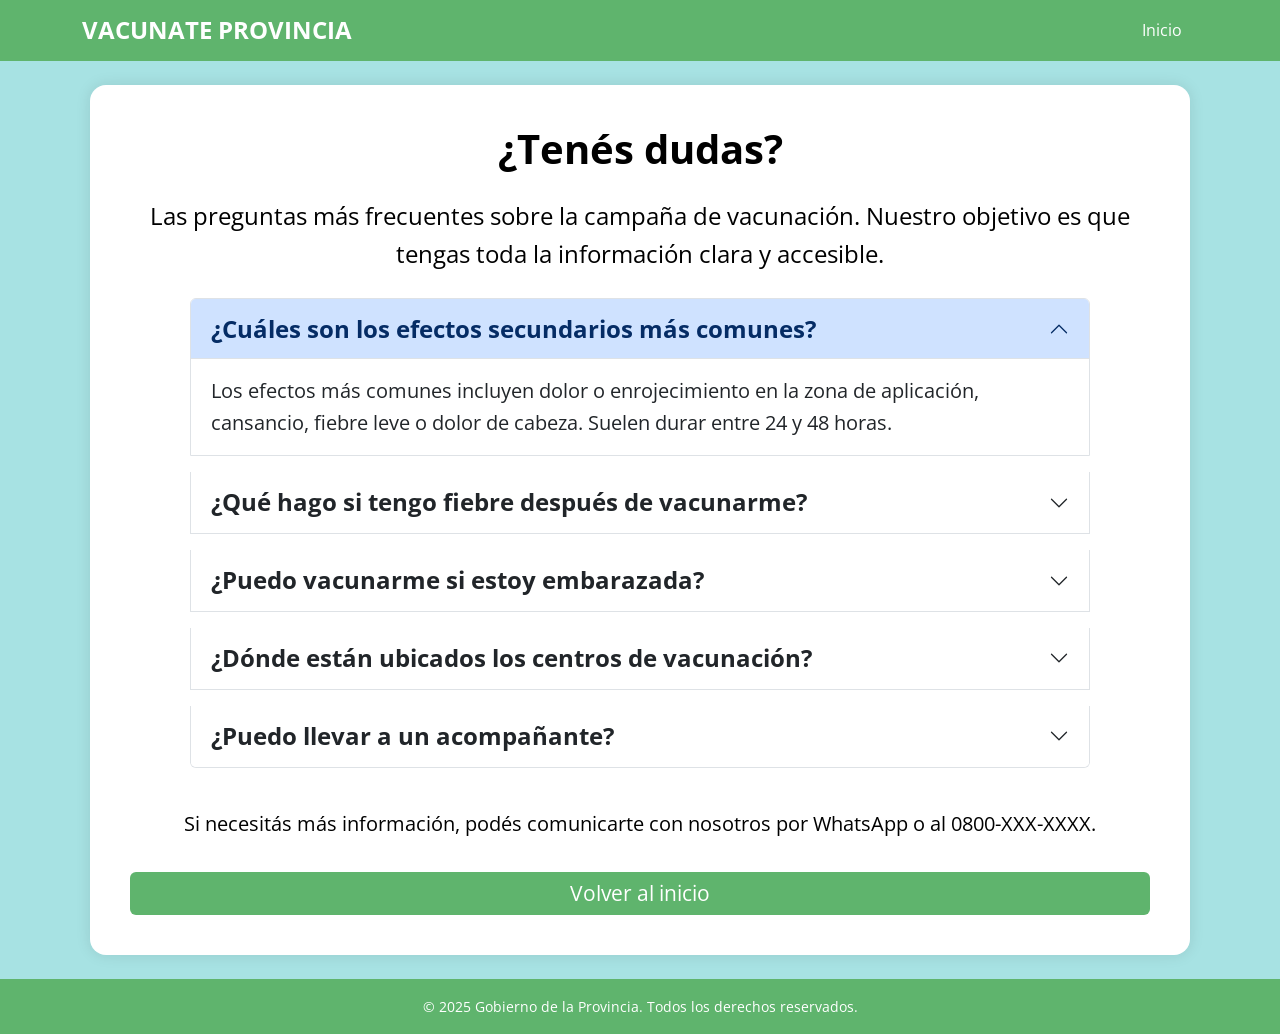
<file: paginas/preguntasFrecuentes.html>
<!DOCTYPE html>
<html lang="es">

<head>
    <meta charset="UTF-8" />
    <meta name="viewport" content="width=device-width, initial-scale=1.0" />
    <title>Campaña de Vacunación Provincial</title>
    <link href="https://cdn.jsdelivr.net/npm/bootstrap@5.3.0/dist/css/bootstrap.min.css" rel="stylesheet" />
    <link href="https://fonts.googleapis.com/css2?family=Open+Sans&display=swap" rel="stylesheet">
    <script src="https://cdn.jsdelivr.net/npm/bootstrap@5.2.3/dist/js/bootstrap.bundle.min.js"></script>
    <link href="../estilos/indice.css" rel="stylesheet" />
</head>

<body>
    <header class="py-3">
        <div class="container d-flex justify-content-between align-items-center">
            <h4 class="m-0 fw-bold">VACUNATE PROVINCIA</h4>
            <nav>
                <a href="../index.html" class="text-white text-decoration-none me-3">Inicio</a>
            </nav>
        </div>
    </header>

    <main class="content d-flex justify-content-center align-items-center py-4">
        <section>
            <div class="reservar-turno d-flex flex-column align-items-center">
                <h2 class="text-center mb-4 fw-bold fs-1">¿Tenés dudas?</h2>
                <p class="text-center mb-4 fs-4">
                    Las preguntas más frecuentes sobre la campaña de vacunación. Nuestro objetivo es que tengas toda la información clara y accesible.
                </p>

                <div class="accordion w-100" id="accordionPreguntas" style="max-width: 900px;">
                    <!-- Pregunta 1 -->
                    <div class="accordion-item mb-3 borde-sombreado">
                        <h2 class="accordion-header" id="heading1">
                            <button class="accordion-button fs-4 fw-bold" type="button" data-bs-toggle="collapse" data-bs-target="#collapse1" aria-expanded="true" aria-controls="collapse1">
                                ¿Cuáles son los efectos secundarios más comunes?
                            </button>
                        </h2>
                        <div id="collapse1" class="accordion-collapse collapse show" aria-labelledby="heading1" data-bs-parent="#accordionPreguntas">
                            <div class="accordion-body fs-5">
                                Los efectos más comunes incluyen dolor o enrojecimiento en la zona de aplicación, cansancio, fiebre leve o dolor de cabeza. Suelen durar entre 24 y 48 horas.
                            </div>
                        </div>
                    </div>

                    <!-- Pregunta 2 -->
                    <div class="accordion-item mb-3 borde-sombreado">
                        <h2 class="accordion-header" id="heading2">
                            <button class="accordion-button collapsed fs-4 fw-bold" type="button" data-bs-toggle="collapse" data-bs-target="#collapse2" aria-expanded="false" aria-controls="collapse2">
                                ¿Qué hago si tengo fiebre después de vacunarme?
                            </button>
                        </h2>
                        <div id="collapse2" class="accordion-collapse collapse" aria-labelledby="heading2" data-bs-parent="#accordionPreguntas">
                            <div class="accordion-body fs-5">
                                Es normal tener fiebre leve. Se recomienda reposo, mantenerse hidratado y tomar paracetamol si fuera necesario. Si la fiebre supera los 38.5°C o dura más de 48 horas, consultá a un médico.
                            </div>
                        </div>
                    </div>

                    <!-- Pregunta 3 -->
                    <div class="accordion-item mb-3 borde-sombreado">
                        <h2 class="accordion-header" id="heading3">
                            <button class="accordion-button collapsed fs-4 fw-bold" type="button" data-bs-toggle="collapse" data-bs-target="#collapse3" aria-expanded="false" aria-controls="collapse3">
                                ¿Puedo vacunarme si estoy embarazada?
                            </button>
                        </h2>
                        <div id="collapse3" class="accordion-collapse collapse" aria-labelledby="heading3" data-bs-parent="#accordionPreguntas">
                            <div class="accordion-body fs-5">
                                Sí, algunas vacunas están especialmente indicadas durante el embarazo. Consultá con tu obstetra para saber cuáles corresponden según tu etapa de gestación.
                            </div>
                        </div>
                    </div>

                    <!-- Pregunta 4 -->
                    <div class="accordion-item mb-3 borde-sombreado">
                        <h2 class="accordion-header" id="heading4">
                            <button class="accordion-button collapsed fs-4 fw-bold" type="button" data-bs-toggle="collapse" data-bs-target="#collapse4" aria-expanded="false" aria-controls="collapse4">
                                ¿Dónde están ubicados los centros de vacunación?
                            </button>
                        </h2>
                        <div id="collapse4" class="accordion-collapse collapse" aria-labelledby="heading4" data-bs-parent="#accordionPreguntas">
                            <div class="accordion-body fs-5">
                                Podés consultar la sección <a href="centros.html">Centros de Vacunación</a> donde listamos todos los lugares disponibles y sus direcciones, además de buscarlos por localidad.
                            </div>
                        </div>
                    </div>

                    <!-- Pregunta 5 -->
                    <div class="accordion-item mb-3 borde-sombreado">
                        <h2 class="accordion-header" id="heading5">
                            <button class="accordion-button collapsed fs-4 fw-bold" type="button" data-bs-toggle="collapse" data-bs-target="#collapse5" aria-expanded="false" aria-controls="collapse5">
                                ¿Puedo llevar a un acompañante?
                            </button>
                        </h2>
                        <div id="collapse5" class="accordion-collapse collapse" aria-labelledby="heading5" data-bs-parent="#accordionPreguntas">
                            <div class="accordion-body fs-5">
                                Sí, podés ir acompañado. Se recomienda especialmente para personas mayores, con movilidad reducida o menores de edad.
                            </div>
                        </div>
                    </div>
                </div>

                <p class="text-center mt-4 fs-5">
                    Si necesitás más información, podés comunicarte con nosotros por WhatsApp o al 0800-XXX-XXXX.
                </p>
                <a href="../index.html" class="btn btn-custom w-100 mt-3">Volver al inicio</a>
            </div>
        </section>
    </main>

    <footer>
        <div class="container">
            <p class="mb-0">© 2025 Gobierno de la Provincia. Todos los derechos reservados.</p>
        </div>
    </footer>


    <script src="https://cdn.jsdelivr.net/npm/bootstrap@5.3.0/dist/js/bootstrap.bundle.min.js"></script>
</body>

</html>
</file>
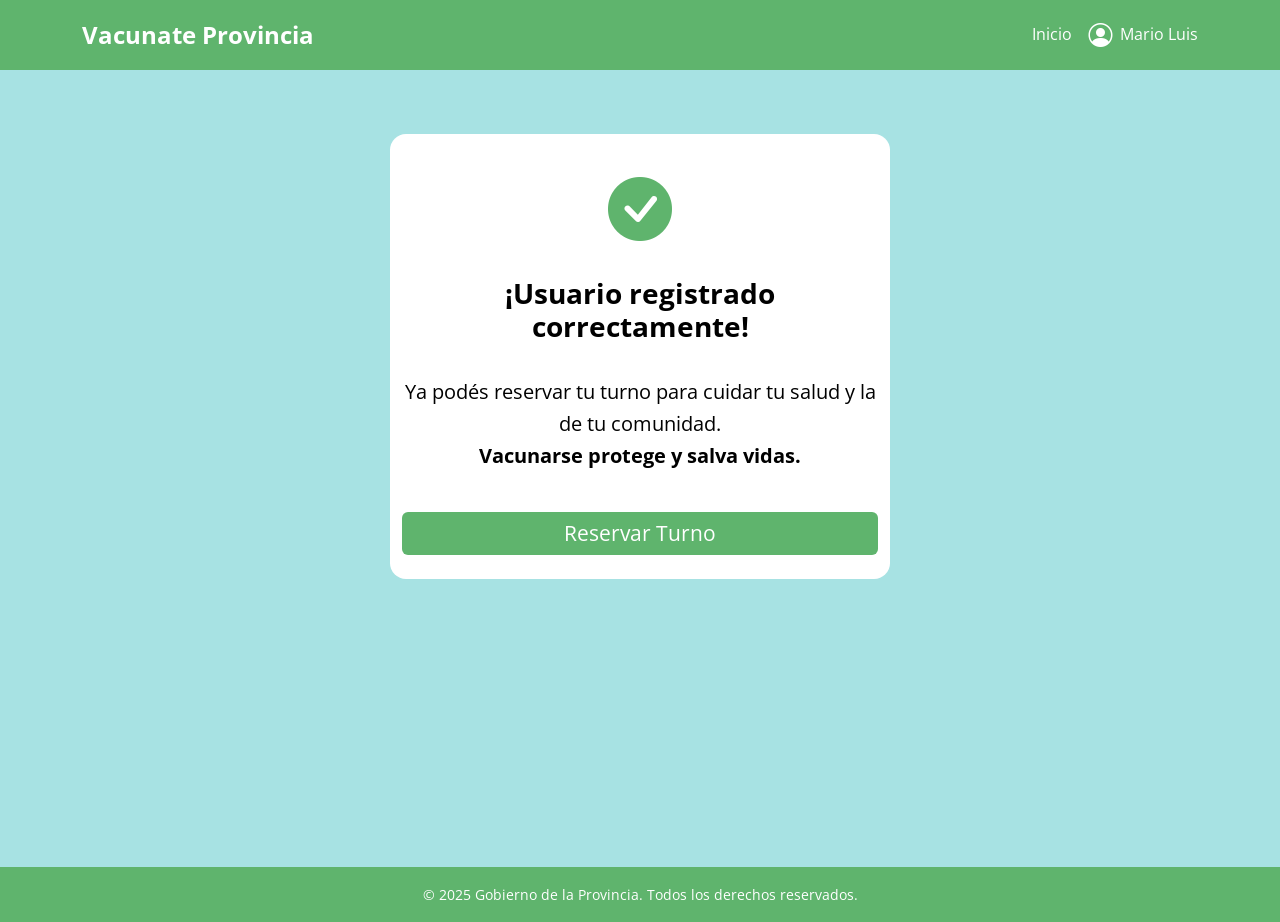
<file: paginas/registro-completado.html>
<!DOCTYPE html>
<html lang="es">

<head>
    <meta charset="UTF-8" />
    <meta name="viewport" content="width=device-width, initial-scale=1.0" />
    <title>Turno Confirmado - Vacunate Provincia</title>
    <link href="https://cdn.jsdelivr.net/npm/bootstrap@5.3.0/dist/css/bootstrap.min.css" rel="stylesheet" />
    <link href="https://cdn.jsdelivr.net/npm/bootstrap-icons@1.10.5/font/bootstrap-icons.css" rel="stylesheet" />
    <link href="https://fonts.googleapis.com/css2?family=Open+Sans&display=swap" rel="stylesheet">
    <link href="../estilos/indice.css" rel="stylesheet" />
</head>

<body>
    <header class="py-3">
        <div class="container d-flex justify-content-between align-items-center">
             <a href="../paginas/indexSesionIniciada.html" class="text-decoration-none" style="color:white"><h4 class="m-0 fw-bold">Vacunate Provincia</h4></a>
            <nav class="d-flex align-items-center">
                <a href="../index.html" class="text-white text-decoration-none me-3">Inicio</a>
                <a href="#" class="text-white text-decoration-none d-flex align-items-center">
                    <i class="bi bi-person-circle fs-4 me-2"></i>
                    <span class="d-none d-sm-inline">Mario Luis</span>
                </a>
            </nav>
        </div>
    </header>

    <main class="content d-flex justify-content-center align-items-center" style="min-height: 60vh;">
        <section class="hero w-100">
            <div class="container d-flex flex-column align-items-center py-4 borde-sombreado registro-exitoso">
        
            <div class="mb-3 icono" aria-label="Registro exitoso" role="img">
                <i class="bi bi-check-circle-fill"></i>
            </div>
        
            <h2 class="text-center mb-3 fs-3 fw-bold">¡Usuario registrado correctamente!</h2>
            <p class="text-center mb-4 fs-5">
                Ya podés reservar tu turno para cuidar tu salud y la de tu comunidad.<br>
                <strong>Vacunarse protege y salva vidas.</strong>
            </p>

            <div class="d-flex justify-content-center gap-2 mt-3 w-100">
                <a href="./reservarTurno.html" class="btn btn-custom w-100">Reservar Turno</a>
            </div>
            </div>
        </section>
    </main>

    <footer class="py-3 mt-5">
        <div class="container text-center">
            <p class="mb-0">© 2025 Gobierno de la Provincia. Todos los derechos reservados.</p>
        </div>
    </footer>

    <script src="https://cdn.jsdelivr.net/npm/bootstrap@5.3.0/dist/js/bootstrap.bundle.min.js"></script>
</body>

</html>
</file>
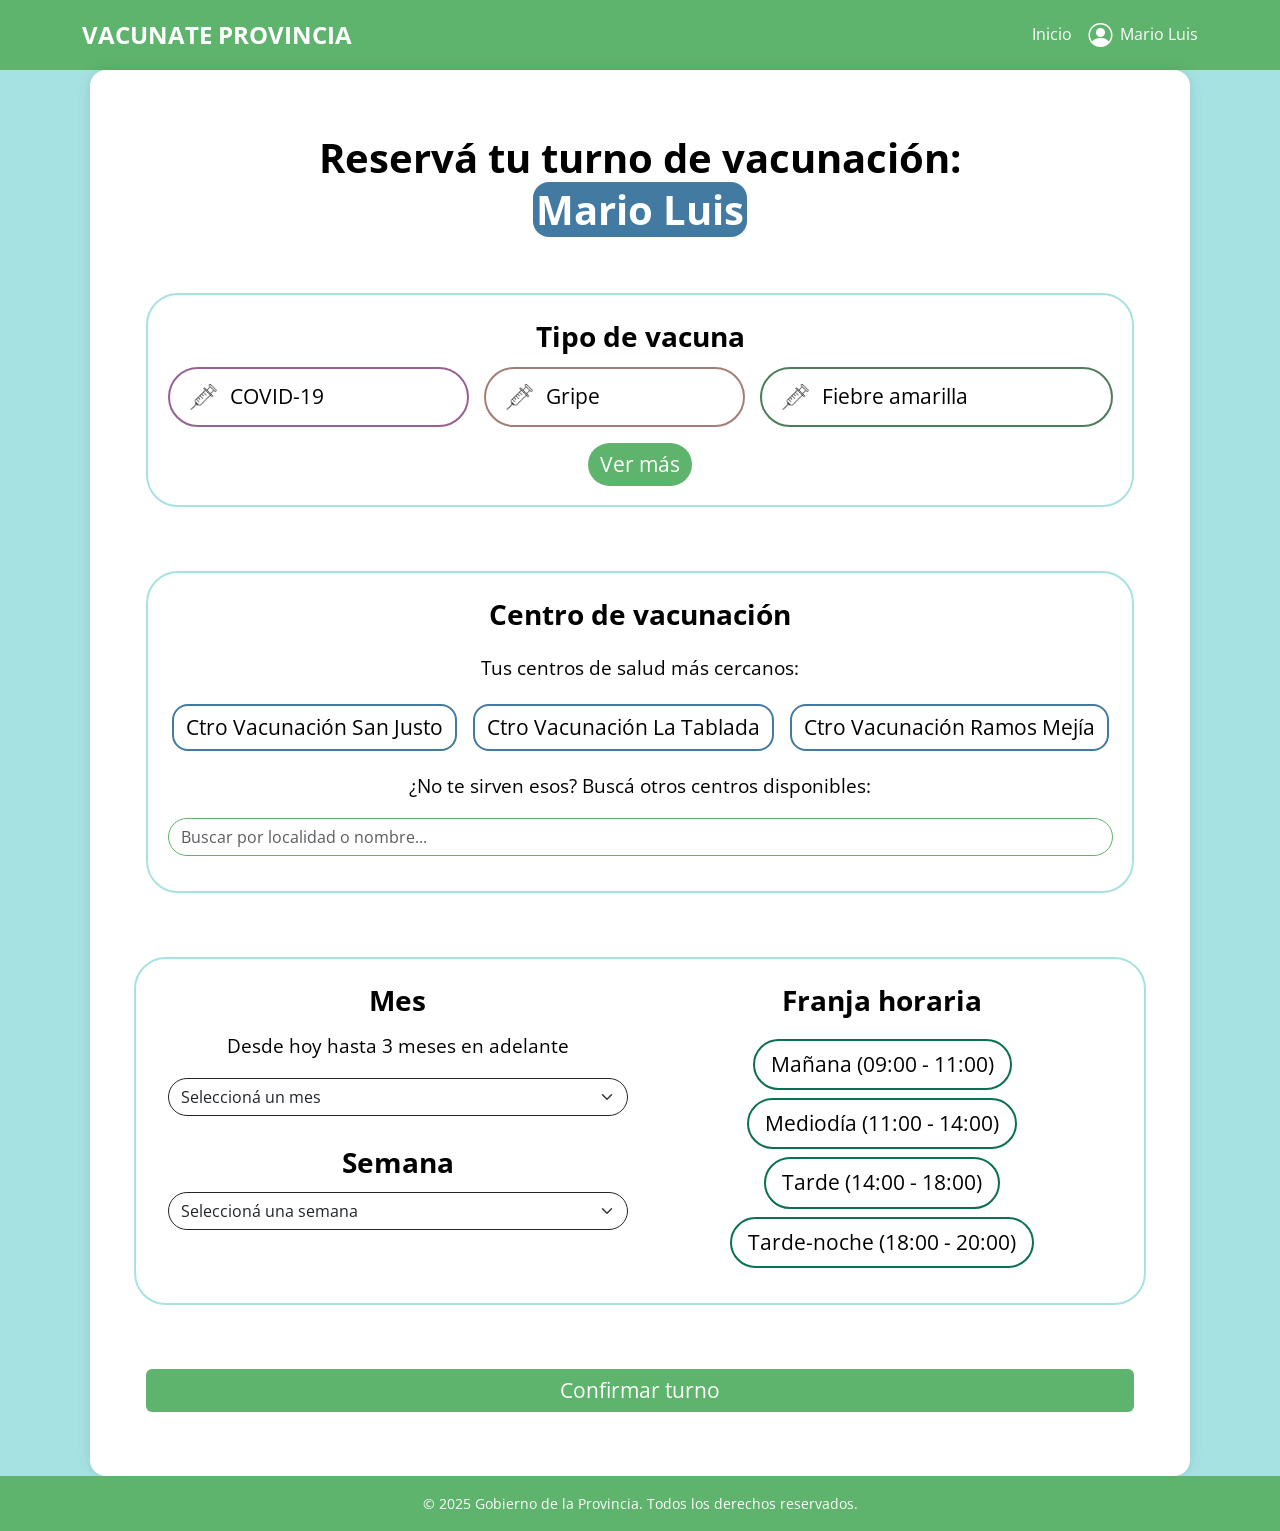
<file: paginas/reservarTurno.html>
<!DOCTYPE html>
<html lang="es">

<head>
    <meta charset="UTF-8" />
    <meta name="viewport" content="width=device-width, initial-scale=1.0" />
    <title>Campaña de Vacunación Provincial</title>
    <link href="https://cdn.jsdelivr.net/npm/bootstrap@5.3.0/dist/css/bootstrap.min.css" rel="stylesheet" />
    <link href="../estilos/indice.css" rel="stylesheet" />
    <link href="https://cdn.jsdelivr.net/npm/bootstrap-icons@1.10.5/font/bootstrap-icons.css" rel="stylesheet">
    <link href="https://fonts.googleapis.com/css2?family=Open+Sans&display=swap" rel="stylesheet">
</head>

<body>
    <header class="py-3">
        <div class="container d-flex justify-content-between align-items-center">
            <h4 class="m-0 fw-bold">VACUNATE PROVINCIA</h4>
            <nav class="d-flex align-items-center">
                <a href="../paginas/indexSesionIniciada.html" class="text-white text-decoration-none me-3">Inicio</a>
                <a href="../paginas/indexSesionIniciada.html"
                    class="text-white text-decoration-none d-flex align-items-center">
                    <i class="bi bi-person-circle fs-4 me-2"></i>
                    <span class="d-none d-sm-inline">Mario Luis</span>
                </a>
            </nav>
        </div>
    </header>


    <main class="content d-flex justify-content-center align-items-center " style="min-height: 60vh;">
        <section class="hero w-100 reservar-turno">
            <div class="container d-flex flex-column align-items-center py-4 borde-sombreado ">
                <h2 class="text-center mb-2 fw-bold fs-1 d-flex flex-column">Reservá tu turno de vacunación:</br> <span
                        class="back-informativo"
                        style="color:white;border-radius: 1rem; padding:0.5%;align-self: center;">Mario Luis</span></h2>
                <form class="d-flex flex-column gap-5 mt-5">

                    <div class="mb-3 item-reservar-turno">
                    <label class="form-label d-block mb-2 fs-3 fw-bold">Tipo de vacuna</label>
                        <!-- visibles siempre -->
                        <div class="btn-group d-flex flex-wrap gap-3 mb-2" role="group" aria-label="Vacunas visibles">
                            <!-- covid -->
                            <input type="radio" class="btn-check" name="tipoVacuna" id="covid" autocomplete="off">
                            <label class="btn btn-outline-color1 rounded-pill flex-fill d-flex align-items-center py-2" for="covid">
                                <img src="../img/jeringa.png" alt="COVID" class="me-2 jeringa">
                                <span>COVID-19</span>
                            </label>
                            <!-- gripe -->
                            <input type="radio" class="btn-check" name="tipoVacuna" id="gripe" autocomplete="off">
                            <label class="btn btn-outline-color2 rounded-pill flex-fill d-flex align-items-center py-2" for="gripe">
                                <img src="../img/jeringa.png" alt="Gripe" class="me-2 jeringa">
                                <span>Gripe</span>
                            </label>
                            <!-- fiebre amarilla -->
                            <input type="radio" class="btn-check" name="tipoVacuna" id="fiebreAmarilla" autocomplete="off">
                            <label class="btn btn-outline-color3 rounded-pill flex-fill d-flex align-items-center py-2" for="fiebreAmarilla">
                                <img src="../img/jeringa.png" alt="Fiebre amarilla" class="me-2 jeringa">
                                <span>Fiebre amarilla</span>
                            </label>
                        </div>

                    <!-- oculto por defecto -->
                    <div id="vacunasExtra" class="collapse">
                        <div class="btn-group d-flex flex-wrap gap-3" role="group" aria-label="Vacunas ocultas">
                            <!-- hepatitis b -->
                            <input type="radio" class="btn-check" name="tipoVacuna" id="hepB" autocomplete="off">
                            <label class="btn btn-outline-color4 rounded-pill flex-fill d-flex align-items-center py-2" for="hepB">
                                <img src="../img/jeringa.png" alt="Hepatitis B" class="me-2 jeringa">
                                <span>HEP</span>
                            </label>
                            <!-- neumococo -->
                            <input type="radio" class="btn-check" name="tipoVacuna" id="neumococo" autocomplete="off">
                            <label class="btn btn-outline-color5 rounded-pill flex-fill d-flex align-items-center py-2" for="neumococo">
                                <img src="../img/jeringa.png" alt="Neumococo" class="me-2 jeringa">
                                <span>NEU</span>
                            </label>
                            <!-- triple bacteriana acelular -->                                    
                            <input type="radio" class="btn-check" name="tipoVacuna" id="tba" autocomplete="off">
                            <label class="btn btn-outline-color3 rounded-pill flex-fill d-flex align-items-center py-2" for="tba">
                                <img src="../img/jeringa.png" alt="Jeringa Triple Bacteriana Acelular" class="me-2 jeringa">
                                <span>TBA</span>
                            </label>
                            <!-- doble bacteriana -->
                            <input type="radio" class="btn-check" name="tipoVacuna" id="db" autocomplete="off">
                            <label class="btn btn-outline-color1 rounded-pill flex-fill d-flex align-items-center py-2" for="db">
                                <img src="../img/jeringa.png" alt="Jeringa Doble Bacteriana" class="me-3 jeringa">
                                <span title="Doble Bacteriana">DBA</span>
                            </label>
                            <!-- doble viral -->
                            <input type="radio" class="btn-check" name="tipoVacuna" id="dv" autocomplete="off">
                            <label class="btn btn-outline-color4 rounded-pill flex-fill d-flex align-items-center py-2" for="dv">
                                <img src="../img/jeringa.png" alt="Jeringa Doble Viral" class="me-3 jeringa">
                                <span title="Doble Viral">DVI</span>
                            </label>
                            <!-- virus sincicial respiratorio -->
                            <input type="radio" class="btn-check" name="tipoVacuna" id="vsr" autocomplete="off">
                            <label
                                class="btn btn-outline-color2 rounded-pill flex-fill d-flex align-items-center py-2" for="vsr">
                                <img src="../img/jeringa.png" alt="Jeringa Virus Sincicial Respiratorio" class="me-3 jeringa">
                                <span title="Virus Sincicial Respiratorio">VSR</span>
                            </label>
                            <!-- fiebre hemorrágica argentina -->
                            <input type="radio" class="btn-check" name="tipoVacuna" id="fha" autocomplete="off">
                            <label
                                class="btn btn-outline-color5 rounded-pill flex-fill d-flex align-items-center py-2" for="fha">
                                <img src="../img/jeringa.png" alt="Jeringa Fiebre Hemorrágica Argentina" class="me-3 jeringa">
                                <span title="Fiebre Hemorrágica Argentina">FHA</span>
                            </label>
        </div>
    </div>

    <!-- botón para expandir -->
    <div class="mt-3">
        <button class="btn btn-custom rounded-pill" type="button" data-bs-toggle="collapse"
            data-bs-target="#vacunasExtra" aria-expanded="false" aria-controls="vacunasExtra" id="toggleVacunasBtn">
            Ver más
        </button>
    </div>
</div>
    <div class="mb-3 item-reservar-turno">
        <label class="form-label d-block mb-2 fs-3 fw-bold">Centro de vacunación</label>
        <p>Tus centros de salud más cercanos:</p>
        <div class="d-flex flex-wrap justify-content-center gap-2 mb-3" role="group" aria-label="Centro de vacunación">
            <input type="radio" class="btn-check " name="centroVacunacion" id="sanJusto" autocomplete="off">
                <label class="btn btn-outline-color4 m-1 flex-fill text-center borde-negro fit-content select-vacunacion" 
                for="sanJusto">Ctro Vacunación San Justo</label>
            <input type="radio" class="btn-check " name="centroVacunacion" id="laTablada" autocomplete="off">
                <label class="btn btn-outline-color4 m-1 flex-fill text-center borde-negro fit-content select-vacunacion"
                for="laTablada">Ctro Vacunación La Tablada</label>
            <input type="radio" class="btn-check" name="centroVacunacion" id="ramosMejia" autocomplete="off">
                <label class="btn btn-outline-color4 m-1 flex-fill text-center borde-negro fit-content select-vacunacion"
                for="ramosMejia">Ctro Vacunación Ramos Mejía</label>
        </div>

        <!-- buscador -->
        <p>¿No te sirven esos? Buscá otros centros disponibles:</p>
        <input type="text" id="buscadorCentros" class="form-control rounded-pill mb-3" placeholder="Buscar por localidad o nombre...">

        <!-- resultados filtrables -->
        <div id="otrosCentros" class="btn-group d-flex flex-wrap" role="group" aria-label="Otros centros">
            <input type="radio" class="btn-check" name="centroVacunacion" id="ituzaingo" autocomplete="off">
            <label class="btn btn-outline-color4 m-1 flex-fill text-center borde-negro fit-content select-vacunacion" for="ituzaingo">
            Ctro Vacunación Ituzaingó
            </label>

            <input type="radio" class="btn-check" name="centroVacunacion" id="moron" autocomplete="off">
            <label class="btn btn-outline-color4 m-1 flex-fill text-center borde-negro fit-content select-vacunacion" for="moron">
            Ctro Vacunación Morón
            </label>

            <input type="radio" class="btn-check" name="centroVacunacion" id="merlo" autocomplete="off">
            <label class="btn btn-outline-color4 m-1 flex-fill text-center borde-negro fit-content select-vacunacion" for="merlo">
            Ctro Vacunación Merlo
            </label>
        </div>
    </div>

    <div class="row align-items-stretch item-reservar-turno">
  <!-- Mes y Semana -->
        <div class="col-md-6 mb-3">
            <label for="mes" class="form-label fs-3 fw-bold">Mes</label>
            <p style="margin-top: 0rem;">Desde hoy hasta 3 meses en adelante</p>
            <select class="form-select border border-dark rounded-pill cursor-pointer" id="mes">
                <option selected disabled>Seleccioná un mes</option>
            <!-- Opciones cargadas por JS -->
            </select>

            <div class="mt-4">
            <label for="semana" class="form-label fs-3 fw-bold">Semana</label>
            <select class="form-select border border-dark rounded-pill cursor-pointer" id="semana">
                <option selected disabled>Seleccioná una semana</option>
            </select>
            </div>
        </div>

  <!-- Franja horaria -->
        <div class="col-md-6 mb-3">
            <label class="form-label d-block mb-3 fs-3 fw-bold">Franja horaria</label>
            <div class="d-flex flex-column align-items-center gap-2" role="group" aria-label="Franja horaria">
      
                <input type="radio" class="btn-check" name="franjaHoraria" id="manana" autocomplete="off">
                <label class="btn btn-outline-color5 rounded-pill text-center fit-content px-3 py-2" for="manana">Mañana (09:00 - 11:00)</label>
                
                <input type="radio" class="btn-check" name="franjaHoraria" id="mediodia" autocomplete="off">
                <label class="btn btn-outline-color5 rounded-pill text-center fit-content px-3 py-2" for="mediodia">Mediodía (11:00 - 14:00)</label>

                <input type="radio" class="btn-check" name="franjaHoraria" id="tarde" autocomplete="off">
                <label class="btn btn-outline-color5 rounded-pill text-center fit-content px-3 py-2" for="tarde">Tarde (14:00 - 18:00)</label>

                <input type="radio" class="btn-check" name="franjaHoraria" id="tardeNoche" autocomplete="off">
                <label class="btn btn-outline-color5 rounded-pill text-center fit-content px-3 py-2" for="tardeNoche">Tarde-noche (18:00 - 20:00)</label>
            </div>
        </div>
    </div>
            <a href="../paginas/confirmarTurno.html" class="btn btn-custom w-100 mt-3">Confirmar turno </a>
            </form>
        </div>
    </main>


    <footer>
        <div class="container">
            <p class="mb-0">© 2025 Gobierno de la Provincia. Todos los derechos reservados.</p>
        </div>
    </footer>

    <script src="https://cdn.jsdelivr.net/npm/bootstrap@5.3.0/dist/js/bootstrap.bundle.min.js"></script>
    <script>
        const mesSelect = document.getElementById("mes");
        const semanaSelect = document.getElementById("semana");

        const today = new Date();
        const maxDate = new Date();
        maxDate.setMonth(today.getMonth() + 3);
        const semanasPorMes = {};

        let current = new Date(today);

        while (current <= maxDate) {
            const startOfWeek = new Date(current);
            startOfWeek.setDate(current.getDate() - current.getDay() + 1);
            const endOfWeek = new Date(startOfWeek);
            endOfWeek.setDate(startOfWeek.getDate() + 6);

            const monthLabel = startOfWeek.toLocaleString('es-ES', { month: 'long', year: 'numeric' });
            const weekLabel = `${startOfWeek.getDate()}–${endOfWeek.getDate()} de ${monthLabel}`;
            const isoDate = startOfWeek.toISOString().split("T")[0];

            if (!semanasPorMes[monthLabel]) semanasPorMes[monthLabel] = [];
            semanasPorMes[monthLabel].push({ text: weekLabel, value: isoDate });

            current.setDate(current.getDate() + 7);
        }

        Object.keys(semanasPorMes).forEach(mes => {
            const option = document.createElement("option");
            option.value = mes;
            option.textContent = mes.charAt(0).toUpperCase() + mes.slice(1);
            mesSelect.appendChild(option);
        });


        mesSelect.addEventListener("change", function () {
            const elegido = this.value;
            semanaSelect.innerHTML = `<option selected disabled>Seleccioná una semana</option>`;
            semanasPorMes[elegido].forEach(semana => {
                const option = document.createElement("option");
                option.value = semana.value;
                option.textContent = semana.text;
                semanaSelect.appendChild(option);
            });
        });

        const domMesSelect = document.getElementById("mes");
        const domSemanaSelect = document.getElementById("semana");


        function pintarSiSeleccionado(selectElement) {
            const seleccionado = selectElement.value;
            if (seleccionado) {
                selectElement.style.backgroundColor = "#0B6F53";
                selectElement.style.fontWeight = "bold";
                selectElement.style.color = "white";
            }
        }


        domMesSelect.addEventListener("change", function () {
            pintarSiSeleccionado(domMesSelect);
        });

        domSemanaSelect.addEventListener("change", function () {
            pintarSiSeleccionado(domSemanaSelect);
        });

        const nodoSemana = document.getElementById("semana");
        const nodoTardeNoche = document.getElementById("tarde-noche");
        const nodoMediaManiana = document.getElementById("media-maniana");
        const nodoManana = document.getElementById("manana");
        const nodoMediodia = document.getElementById("mediodia");
        const nodoTarde = document.getElementById("tarde");
        const nodoMediaTarde = document.getElementById("media-tarde");
        nodoSemana.addEventListener("change", function () {
            const horarios = [nodoManana, nodoMediaManiana, nodoMediodia, nodoMediaTarde, nodoTarde, nodoTardeNoche];

            // Limpiar todos los estados anteriores
            horarios.forEach(nodo => {
                nodo.classList.remove("disabled-label");
            });

            // Generar un número aleatorio entre 1 y 4
            const random = Math.floor(Math.random() * 8) + 1;

            // Aplicar nuevas restricciones según el random
            switch (random) {
                case 1:
                    nodoManana.classList.add("disabled-label");
                    nodoManana.disabled = true;
                    break;
                case 2:
                    nodoTardeNoche.classList.add("disabled-label");
                    nodoTardeNoche.disabled = true;
                    break;
                case 3:
                    nodoTarde.classList.add("disabled-label");
                    nodoTarde.disabled = true;
                    nodoManana.classList.add("disabled-label");
                    nodoManana.disabled = true;
                    break;
                case 4:
                    nodoMediaTarde.classList.add("disabled-label");
                    nodoMediaTarde.disabled = true;
                    nodoManana.classList.add("disabled-label");
                    nodoManana.disabled = true;
                    break;
                case 5:
                    nodoTardeNoche.classList.add("disabled-label");
                    nodoTardeNoche.disabled = true;
                    nodoManana.classList.add("disabled-label");
                    nodoManana.disabled = true;
                    break;
                case 6:
                    nodoMediodia.classList.add("disabled-label");
                    nodoMediodia.disabled = true;
                    nodoTarde.classList.add("disabled-label");
                    nodoTarde.disabled = true;
                    break;
                case 7:
                    nodoTarde.classList.add("disabled-label");
                    nodoTarde.disabled = true;
                    nodoManana.classList.add("disabled-label");
                    nodoManana.disabled = true;
                    break;
                case 8:
                    nodoMediaTarde.classList.add("disabled-label");
                    nodoMediaTarde.disabled = true;
                    nodoMediaManiana.classList.add("disabled-label");
                    nodoMediaManiana.disabled = true;
                    break;
            }
        });

    </script>
    <script>
  const buscador = document.getElementById("buscadorCentros");
  const otrosCentros = document.getElementById("otrosCentros");
  const etiquetas = otrosCentros.querySelectorAll("label");

  buscador.addEventListener("input", () => {
    const texto = buscador.value.toLowerCase().trim();

    etiquetas.forEach(label => {
      const contenido = label.textContent.toLowerCase();
      if (texto === "") {
        label.style.display = "none"; // oculta si no se está buscando
      } else {
        label.style.display = contenido.includes(texto) ? "inline-flex" : "none";
      }
    });
  });

  // Al principio ocultamos los centros extra
  window.addEventListener("DOMContentLoaded", () => {
    etiquetas.forEach(label => label.style.display = "none");
  });
</script>
</body>

</html>
</file>
<file: estilos/indice.css>
:root {
  --celeste: #a7e2e3;
  --verde: #5fb46d;
  --negro: #000000;
  --gris-claro: #f8f9fa;
  --vacuna-color1: #986192;
  --vacuna-color2: #A67D75;
  --vacuna-color3: #4D7E5A;
  --vacuna-color4: #427AA1;
  --vacuna-color5: #0B6F53;
}

html,
body {
  margin: 0%;
  background-color: var(--celeste);
  color: var(--negro);
  font-family: 'Open Sans', Arial, sans-serif;
  line-height: 1.6;
}

body {
  display: flex;
  flex-direction: column;
  min-height: 100vh;
}

header,
footer {
  background-color: var(--verde);
  color: white;
}

main {
  background-color: var(--celeste);
}

main.content {
  flex: 1;
  /* Ocupa el espacio restante */
  display: flex;
  justify-content: center;
  align-items: center;
  gap: 2rem;
}

.hero {
  padding: 4rem 1rem;
  text-align: center;
  padding-bottom: 15rem;
}

.hero h1 {
  font-size: 2.5rem;
  font-weight: bold;
  color: green;
}

.hero p {
  font-size: 1.2rem;
  margin-top: 1rem;
}

.btn-primary {
  background-color: #f4a261;
  border: none;
  color: white;
}

.btn-primary:hover {
  background-color: #e07b39;
}

footer {
  padding: 1rem 0;
  text-align: center;
  font-size: 0.9rem;
}

.submit {
  width: 100%;
}

.hero-container {
  display: flex;
  flex-wrap: nowrap;
  gap: 2rem;
  padding: 2rem;
}

.hero-text {
  max-width: 600px;
  flex: 1;
}

.hero-img {
  max-width: 700px;
  flex: 1;
}

.hero-img img {
  width: 100%;
  height: auto;
  object-fit: cover;
}

.justify-btn {
  justify-content: end;
}

.campaña-2025{
  font-weight: bold;
}

.btn-custom {
  background-color: #5fb46d;
  color: white;
  border: none;
}

.btn-custom:hover {
  background-color: #489c58;
  color: white;
}

.btn {
  font-size: 1.3rem;
}

.estilo-div-pregunta {
  background-color: var(--vacuna-color4);
  color: white;
  padding: 2%;
  border-radius: 1rem;
}
.btn-custom1 {
  background-color: var(--vacuna-color4);
  color: white;
}
.btn-custom1:hover {
  background-color: var(--vacuna-color4);
  color: white;
}
.bg-azul {
  background-color: var(--vacuna-color4);
}
.icon-box {
  min-width: 220px;
  max-width: 250px;
  border-radius: 1rem;
  box-shadow: 0 0 10px rgba(0, 0, 0, 0.1);
}

.back-informativo {
  background-color: #427AA1;
}
.back-informativo-href {
  background-color: #427AA1;
}
.back-informativo-href:hover{
background-color: #0f3435;
}

.disabled-label {
    opacity: 0.5;
    cursor: default;
    pointer-events: none; /* evita que se seleccione o se pinte */
    background-color: transparent !important;
    color: inherit !important;
}


input.form-control {
  border: 1.5px solid #5fb46d;
}

input.form-control:focus {
  border-color: #4da75e;
  box-shadow: 0 0 0 0.15rem rgba(95, 180, 109, 0.25);
}

.login-container{
  max-width: 500px;
  margin: 5rem auto;
  padding: 2.5rem;
  background-color: var(--gris-claro);
  border-radius: 1rem;
  box-shadow: 0 0 15px rgba(0, 0, 0, 0.1);

    .form-icon {
    position: absolute;
    top: 50%;
    left: 12px;
    font-size: 1.2rem;
    color: #888;
    pointer-events: none;
    }

    .registrate-aca{
      font-size: 1rem;
    }
}

.registro-container{
  max-width: 500px;
  margin: 5rem auto;
  padding: 2.5rem;
  background-color: var(--gris-claro);
  border-radius: 1rem;
  box-shadow: 0 0 15px rgba(0, 0, 0, 0.1);

  .btn-check{
    border-color: var(--verde);
  }
}

.btn-outline-genero {
  border-color: var(--verde);
  color: var(--verde);
}

.btn-outline-genero:hover,
.btn-check:checked + .btn-outline-genero {
  background-color: var(--verde);
  color: white;
}

.btn-outline-genero:hover,
.btn-outline-genero:focus {
  background-color: var(--verde);
  color: white;
  border-color: var(--verde);
}

.icono{
  font-size: 4rem; 
  color: #5fb46d;
}

.registro-exitoso{
  max-width: 500px; 
  background: white; 
  border-radius: 1rem;
}

.confirmar-turno{
  max-width: 800px; 
  background: white; 
  border-radius: 1rem;
}

.form-container {
      max-width: 500px;
      margin: 5rem auto;
      padding: 2.5rem;
      background-color: white;
      border-radius: 1rem;
      box-shadow: 0 0 15px rgba(0, 0, 0, 0.1);
    }

.reservar-turno{
  background-color: white;
  max-width: 1100px;
  border-radius: 1rem;
  box-shadow: 0 0 15px rgba(0, 0, 0, 0.1);
  padding: 2.5rem;
}

.item-reservar-turno{
  border: 2px solid var(--celeste);
  border-radius: 2rem;
  padding: 1.2rem;
}

.descatar{
  background-color: var(--verde);
}

/* reservar turno */

.jeringa{
  max-height: 40px;
}

.btn-outline-color1 {
  color: black; /* texto y borde */
  border: 2.5px solid var(--vacuna-color1);
  background-color: transparent;
  border-radius: 1rem;
  transition: all 0.2s ease-in-out;
}
.btn-outline-color1:hover,
.btn-outline-color1:focus,
.btn-outline-color1:active {
  background-color: transparent !important;
  color: var(--vacuna-color1) !important;
  border: 2px solid var(--vacuna-color1) !important;
  box-shadow: none !important;
  outline: none !important;
}
input[type="radio"]:checked + .btn-outline-color1 {
  background-color: var(--vacuna-color1);
  color: white;
  border-color: var(--vacuna-color1);
}
input[type="radio"]:checked + .btn-outline-color1:hover,
input[type="radio"]:checked + .btn-outline-color1:focus,
input[type="radio"]:checked + .btn-outline-color1:active {
  background-color: var(--vacuna-color1) !important;
  color: white !important;
  border: 2.5px solid var(--vacuna-color1) !important;
  box-shadow: none !important;
  outline: none !important;
}

.btn-outline-color2 {
  color: black; /* texto y borde */
  border: 2.5px solid var(--vacuna-color2);
  background-color: transparent;
  border-radius: 1rem;
  transition: all 0.2s ease-in-out;
}
.btn-outline-color2:hover,
.btn-outline-color2:focus,
.btn-outline-color2:active {
  background-color: transparent !important;
  color: var(--vacuna-color2) !important;
  border: 2px solid var(--vacuna-color2) !important;
  box-shadow: none !important;
  outline: none !important;
}
input[type="radio"]:checked + .btn-outline-color2 {
  background-color: var(--vacuna-color2);
  color: white;
  border-color: var(--vacuna-color2);
}
input[type="radio"]:checked + .btn-outline-color2:hover,
input[type="radio"]:checked + .btn-outline-color2:focus,
input[type="radio"]:checked + .btn-outline-color2:active {
  background-color: var(--vacuna-color2) !important;
  color: white !important;
  border: 2.5px solid var(--vacuna-color2) !important;
  box-shadow: none !important;
  outline: none !important;
}

.btn-outline-color3 {
  color: black; /* texto y borde */
  border: 2.5px solid var(--vacuna-color3);
  background-color: transparent;
  border-radius: 1rem;
  transition: all 0.2s ease-in-out;
}
.btn-outline-color3:hover,
.btn-outline-color3:focus,
.btn-outline-color3:active {
  background-color: transparent !important;
  color: var(--vacuna-color3) !important;
  border: 2px solid var(--vacuna-color3) !important;
  box-shadow: none !important;
  outline: none !important;
}
input[type="radio"]:checked + .btn-outline-color3 {
  background-color: var(--vacuna-color3);
  color: white;
  border-color: var(--vacuna-color3);
}
input[type="radio"]:checked + .btn-outline-color3:hover,
input[type="radio"]:checked + .btn-outline-color3:focus,
input[type="radio"]:checked + .btn-outline-color3:active {
  background-color: var(--vacuna-color3) !important;
  color: white !important;
  border: 2.5px solid var(--vacuna-color3) !important;
  box-shadow: none !important;
  outline: none !important;
}

.btn-outline-color4 {
  color: black;
  border: 2.5px solid var(--vacuna-color4);
  background-color: transparent;
  border-radius: 1rem;
  transition: all 0.2s ease-in-out;
}
.btn-outline-color4:hover,
.btn-outline-color4:focus,
.btn-outline-color4:active {
  background-color: transparent !important;
  color: var(--vacuna-color4) !important;
  border: 2px solid var(--vacuna-color4) !important;
  box-shadow: none !important;
  outline: none !important;
}
input[type="radio"]:checked + .btn-outline-color4 {
  background-color: var(--vacuna-color4);
  color: white;
  border-color: var(--vacuna-color4);
}
input[type="radio"]:checked + .btn-outline-color4:hover,
input[type="radio"]:checked + .btn-outline-color4:focus,
input[type="radio"]:checked + .btn-outline-color4:active {
  background-color: var(--vacuna-color4) !important;
  color: white !important;
  border: 2.5px solid var(--vacuna-color4) !important;
  box-shadow: none !important;
  outline: none !important;
}

.btn-outline-color5 {
  color: black;
  border: 2.5px solid var(--vacuna-color5);
  background-color: transparent;
  border-radius: 1rem;
  transition: all 0.2s ease-in-out;
}
.btn-outline-color5:hover,
.btn-outline-color5:focus,
.btn-outline-color5:active {
  background-color: transparent !important;
  color: var(--vacuna-color5) !important;
  border: 2px solid var(--vacuna-color5) !important;
  box-shadow: none !important;
  outline: none !important;
}
input[type="radio"]:checked + .btn-outline-color5 {
  background-color: var(--vacuna-color5);
  color: white;
  border-color: var(--vacuna-color5);
}
input[type="radio"]:checked + .btn-outline-color5:hover,
input[type="radio"]:checked + .btn-outline-color5:focus,
input[type="radio"]:checked + .btn-outline-color5:active {
  background-color: var(--vacuna-color5) !important;
  color: white !important;
  border: 2.5px solid var(--vacuna-color5) !important;
  box-shadow: none !important;
  outline: none !important;
}

@media (max-width: 850px) {
  .hero-img {
    display: none;
  }

  .justify-btn {
    justify-content: space-evenly;
  }

  .estilo-extra {
    width: 85% !important;
    font-size:large;
    margin-bottom:10%;
  }

  .hero-container {
    margin-top: 10%;
  }

}

.fit-content {
  max-width: fit-content;
}

.estilo-extra {
  width: 50%;
  font-size: x-large;
}

.agrandar-fuente {
  font-size: large;
}
</file>
